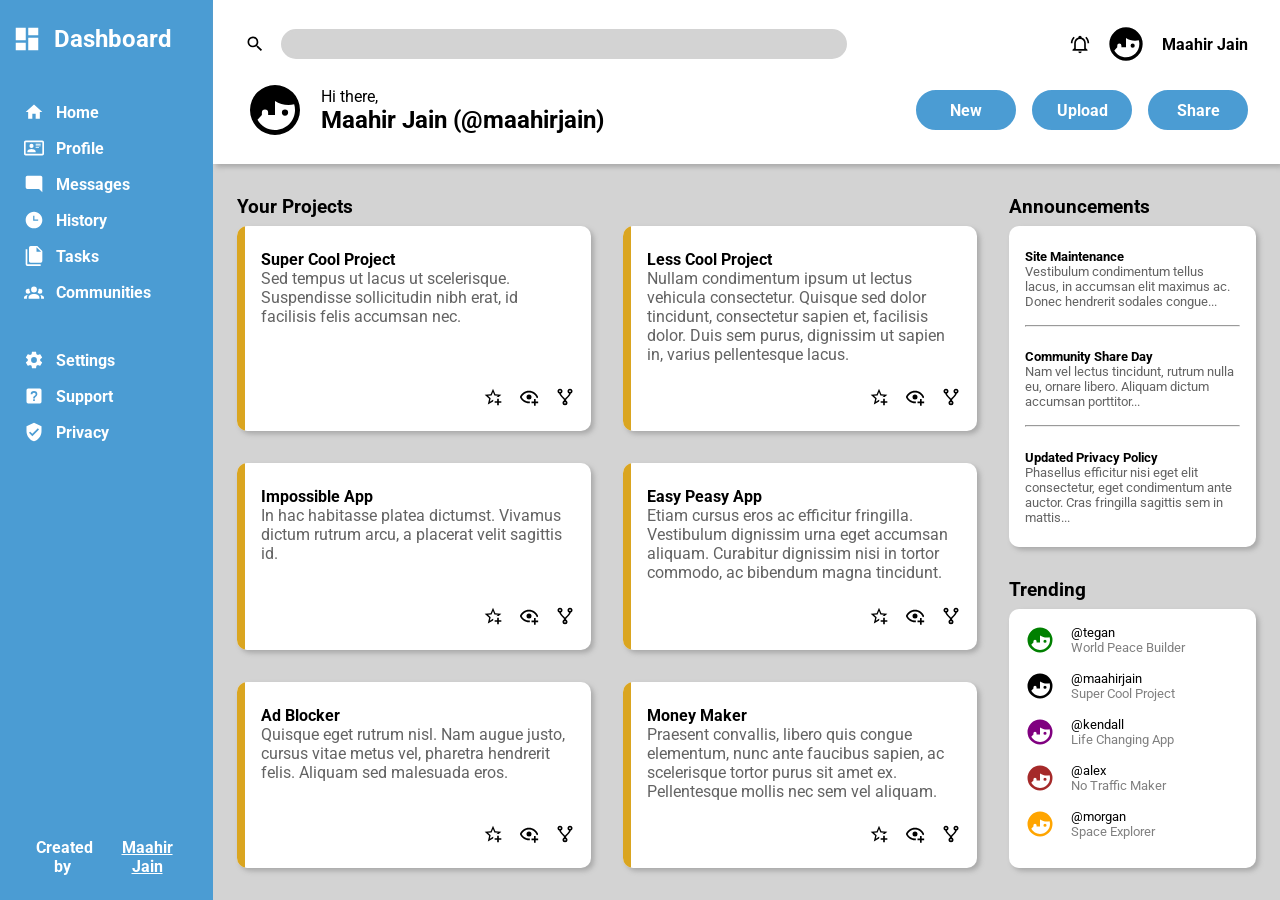
<file: admin-dashboard-template/index.html>
<!DOCTYPE html>
<html lang="en">
<head>
    <meta charset="UTF-8">
    <meta name="viewport" content="width=device-width, initial-scale=1.0">
    <title>Admin Dashboard</title>
    <link rel="stylesheet" href="./styles.css">
    <link href="https://fonts.googleapis.com/css2?family=Roboto:ital,wght@0,100;0,300;0,400;0,500;0,700;0,900;1,100;1,300;1,400;1,500;1,700;1,900&display=swap" rel="stylesheet">

    <!-- Google tag (gtag.js) -->
    <script async src="https://www.googletagmanager.com/gtag/js?id=G-Q6QC3PYC3P"></script>
    <script>
        window.dataLayer = window.dataLayer || [];
        function gtag(){dataLayer.push(arguments);}
        gtag('js', new Date());

        gtag('config', 'G-Q6QC3PYC3P');
    </script>
</head>
<body>
    <div class="sidebar">
        <div>
            <svg xmlns="http://www.w3.org/2000/svg" viewBox="0 0 24 24"><path fill="white" d="M13,3V9H21V3M13,21H21V11H13M3,21H11V15H3M3,13H11V3H3V13Z" /></svg>
            <h2>Dashboard</h2>
        </div>

        <div>
            <svg xmlns="http://www.w3.org/2000/svg" viewBox="0 0 24 24"><path fill="white" d="M10,20V14H14V20H19V12H22L12,3L2,12H5V20H10Z" /></svg>
            <p>Home</p>
        </div>

        <div>
            <svg xmlns="http://www.w3.org/2000/svg" viewBox="0 0 24 24"><path fill="white" d="M22,3H2C0.91,3.04 0.04,3.91 0,5V19C0.04,20.09 0.91,20.96 2,21H22C23.09,20.96 23.96,20.09 24,19V5C23.96,3.91 23.09,3.04 22,3M22,19H2V5H22V19M14,17V15.75C14,14.09 10.66,13.25 9,13.25C7.34,13.25 4,14.09 4,15.75V17H14M9,7A2.5,2.5 0 0,0 6.5,9.5A2.5,2.5 0 0,0 9,12A2.5,2.5 0 0,0 11.5,9.5A2.5,2.5 0 0,0 9,7M14,7V8H20V7H14M14,9V10H20V9H14M14,11V12H18V11H14" /></svg>
            <p>Profile</p>
        </div>

        <div>
            <svg xmlns="http://www.w3.org/2000/svg" viewBox="0 0 24 24"><path fill="white" d="M22,4C22,2.89 21.1,2 20,2H4A2,2 0 0,0 2,4V16A2,2 0 0,0 4,18H18L22,22V4Z" /></svg>
            <p>Messages</p>
        </div>

        <div>
            <svg xmlns="http://www.w3.org/2000/svg" viewBox="0 0 24 24"><path fill="white" d="M12 2C6.5 2 2 6.5 2 12C2 17.5 6.5 22 12 22C17.5 22 22 17.5 22 12S17.5 2 12 2M17 13H11V7H12.5V11.5H17V13Z" /></svg>
            <p>History</p>
        </div>

        <div>
            <svg xmlns="http://www.w3.org/2000/svg" viewBox="0 0 24 24"><path fill="white" d="M15,7H20.5L15,1.5V7M8,0H16L22,6V18A2,2 0 0,1 20,20H8C6.89,20 6,19.1 6,18V2A2,2 0 0,1 8,0M4,4V22H20V24H4A2,2 0 0,1 2,22V4H4Z" /></svg>
            <p>Tasks</p>
        </div>

        <div style="margin-bottom: 2rem;">
            <svg xmlns="http://www.w3.org/2000/svg" viewBox="0 0 24 24"><path fill="white" d="M12,5.5A3.5,3.5 0 0,1 15.5,9A3.5,3.5 0 0,1 12,12.5A3.5,3.5 0 0,1 8.5,9A3.5,3.5 0 0,1 12,5.5M5,8C5.56,8 6.08,8.15 6.53,8.42C6.38,9.85 6.8,11.27 7.66,12.38C7.16,13.34 6.16,14 5,14A3,3 0 0,1 2,11A3,3 0 0,1 5,8M19,8A3,3 0 0,1 22,11A3,3 0 0,1 19,14C17.84,14 16.84,13.34 16.34,12.38C17.2,11.27 17.62,9.85 17.47,8.42C17.92,8.15 18.44,8 19,8M5.5,18.25C5.5,16.18 8.41,14.5 12,14.5C15.59,14.5 18.5,16.18 18.5,18.25V20H5.5V18.25M0,20V18.5C0,17.11 1.89,15.94 4.45,15.6C3.86,16.28 3.5,17.22 3.5,18.25V20H0M24,20H20.5V18.25C20.5,17.22 20.14,16.28 19.55,15.6C22.11,15.94 24,17.11 24,18.5V20Z" /></svg>
            <p>Communities</p>
        </div>

        <div>
            <svg xmlns="http://www.w3.org/2000/svg" viewBox="0 0 24 24"><path fill="white" d="M12,15.5A3.5,3.5 0 0,1 8.5,12A3.5,3.5 0 0,1 12,8.5A3.5,3.5 0 0,1 15.5,12A3.5,3.5 0 0,1 12,15.5M19.43,12.97C19.47,12.65 19.5,12.33 19.5,12C19.5,11.67 19.47,11.34 19.43,11L21.54,9.37C21.73,9.22 21.78,8.95 21.66,8.73L19.66,5.27C19.54,5.05 19.27,4.96 19.05,5.05L16.56,6.05C16.04,5.66 15.5,5.32 14.87,5.07L14.5,2.42C14.46,2.18 14.25,2 14,2H10C9.75,2 9.54,2.18 9.5,2.42L9.13,5.07C8.5,5.32 7.96,5.66 7.44,6.05L4.95,5.05C4.73,4.96 4.46,5.05 4.34,5.27L2.34,8.73C2.21,8.95 2.27,9.22 2.46,9.37L4.57,11C4.53,11.34 4.5,11.67 4.5,12C4.5,12.33 4.53,12.65 4.57,12.97L2.46,14.63C2.27,14.78 2.21,15.05 2.34,15.27L4.34,18.73C4.46,18.95 4.73,19.03 4.95,18.95L7.44,17.94C7.96,18.34 8.5,18.68 9.13,18.93L9.5,21.58C9.54,21.82 9.75,22 10,22H14C14.25,22 14.46,21.82 14.5,21.58L14.87,18.93C15.5,18.67 16.04,18.34 16.56,17.94L19.05,18.95C19.27,19.03 19.54,18.95 19.66,18.73L21.66,15.27C21.78,15.05 21.73,14.78 21.54,14.63L19.43,12.97Z" /></svg>
            <p>Settings</p>
        </div>

        <div>
            <svg xmlns="http://www.w3.org/2000/svg" viewBox="0 0 24 24"><path fill="white" d="M11,18H13V16H11V18M12,6A4,4 0 0,0 8,10H10A2,2 0 0,1 12,8A2,2 0 0,1 14,10C14,12 11,11.75 11,15H13C13,12.75 16,12.5 16,10A4,4 0 0,0 12,6M5,3H19A2,2 0 0,1 21,5V19A2,2 0 0,1 19,21H5A2,2 0 0,1 3,19V5A2,2 0 0,1 5,3Z" /></svg>
            <p>Support</p>
        </div>

        <div>
            <svg xmlns="http://www.w3.org/2000/svg" viewBox="0 0 24 24"><path fill="white" d="M10,17L6,13L7.41,11.59L10,14.17L16.59,7.58L18,9M12,1L3,5V11C3,16.55 6.84,21.74 12,23C17.16,21.74 21,16.55 21,11V5L12,1Z" /></svg>
            <p>Privacy</p>
        </div>

        <p class="footer">
            Created by&nbsp;<a href="https://maahirjain.github.io/" target="_blank" rel="noopener referrer">Maahir Jain</a>
        </p>
    </div>

    <div class="header">
        <div>
            <img src="./icons/magnify.svg" alt="Search icon">
            <input type="search" name="search" id="search">
        </div>

        <div class="right-align notify-menu">
            <img src="./icons/bell-ring-outline.svg" alt="Notification icon">
            <img src="./icons/face-man-profile.svg" alt="Profile image icon" style="width: 40px;">
            <strong>Maahir Jain</strong>
        </div>

        <div>
            <img src="./icons/face-man-profile.svg" alt="Profile image icon" style="width: 60px;">
            <div>
                <p>Hi there,</p>
                <h2>Maahir Jain (@maahirjain)</h2>
            </div>
        </div>

        <div class="right-align">
            <button>New</button>
            <button>Upload</button>
            <button>Share</button>
        </div>
    </div>

    <div class="content">
        <div class="projects">
            <h3>Your Projects</h3>
            <div>
                <div>
                    <div class="border">
                        <div>
                            <h4>Super Cool Project</h4>
                            <p>Sed tempus ut lacus ut scelerisque.
                                Suspendisse sollicitudin nibh erat, id facilisis felis accumsan nec.</p>
                        </div>
                        <div>
                            <img src="./icons/star-plus-outline.svg" alt="Star plus icon">
                            <img src="./icons/eye-plus-outline.svg" alt="Eye plus icon">
                            <img src="./icons/source-fork.svg" alt="Source fork icon">
                        </div>
                    </div>
                </div>

                <div>
                    <div class="border">
                        <div>
                            <h4>Less Cool Project</h4>
                            <p>Nullam condimentum ipsum ut lectus vehicula consectetur. Quisque sed dolor tincidunt, consectetur sapien et, facilisis dolor. Duis sem purus, dignissim ut sapien in, varius pellentesque lacus.</p>
                        </div>
                        <div>
                            <img src="./icons/star-plus-outline.svg" alt="Star plus icon">
                            <img src="./icons/eye-plus-outline.svg" alt="Eye plus icon">
                            <img src="./icons/source-fork.svg" alt="Source fork icon">
                        </div>
                    </div>
                </div>

                <div>
                    <div class="border">
                        <div>
                            <h4>Impossible App</h4>
                            <p>In hac habitasse platea dictumst. Vivamus dictum rutrum arcu, a placerat velit sagittis id.</p>
                        </div>
                        <div>
                            <img src="./icons/star-plus-outline.svg" alt="Star plus icon">
                            <img src="./icons/eye-plus-outline.svg" alt="Eye plus icon">
                            <img src="./icons/source-fork.svg" alt="Source fork icon">
                        </div>
                    </div>
                </div>

                <div>
                    <div class="border">
                        <div>
                            <h4>Easy Peasy App</h4>
                            <p>Etiam cursus eros ac efficitur fringilla.
                                Vestibulum dignissim urna eget accumsan aliquam. Curabitur dignissim nisi in tortor commodo, ac bibendum magna tincidunt.</p>
                        </div>
                        <div>
                            <img src="./icons/star-plus-outline.svg" alt="Star plus icon">
                            <img src="./icons/eye-plus-outline.svg" alt="Eye plus icon">
                            <img src="./icons/source-fork.svg" alt="Source fork icon">
                        </div>
                    </div>
                </div>

                <div>
                    <div class="border">
                        <div>
                            <h4>Ad Blocker</h4>
                            <p>Quisque eget rutrum nisl. Nam augue justo, cursus vitae metus vel, pharetra hendrerit felis. Aliquam sed malesuada eros.</p>
                        </div>
                        <div>
                            <img src="./icons/star-plus-outline.svg" alt="Star plus icon">
                            <img src="./icons/eye-plus-outline.svg" alt="Eye plus icon">
                            <img src="./icons/source-fork.svg" alt="Source fork icon">
                        </div>
                    </div>
                </div>

                <div>
                    <div class="border">
                        <div>
                            <h4>Money Maker</h4>
                            <p>Praesent convallis, libero quis congue elementum, nunc ante faucibus sapien, ac scelerisque tortor purus sit amet ex. Pellentesque mollis nec sem vel aliquam.</p>
                        </div>
                        <div>
                            <img src="./icons/star-plus-outline.svg" alt="Star plus icon">
                            <img src="./icons/eye-plus-outline.svg" alt="Eye plus icon">
                            <img src="./icons/source-fork.svg" alt="Source fork icon">
                        </div>
                    </div>
                </div>
            </div>
        </div>

        <div class="announcements">
            <h3>Announcements</h3>
            <div>
                <div>
                    <strong>Site Maintenance</strong>
                    <p>Vestibulum condimentum tellus lacus, in accumsan elit maximus ac. Donec hendrerit sodales congue...</p>
                    <hr>
                </div>
                
                <div>
                    <strong>Community Share Day</strong>
                    <p>Nam vel lectus tincidunt, rutrum nulla eu, ornare libero. Aliquam dictum accumsan porttitor...</p>
                    <hr>
                </div>

                <div>
                    <strong>Updated Privacy Policy</strong>
                    <p>Phasellus efficitur nisi eget elit consectetur, eget condimentum ante auctor. Cras fringilla sagittis sem in mattis...</p>
                </div>
            </div>
        </div>

        <div class="trending">
            <h3>Trending</h3>
            <div>
                <div>
                    <svg xmlns="http://www.w3.org/2000/svg" viewBox="0 0 24 24"><path fill="green" d="M12,2A10,10 0 0,0 2,12A10,10 0 0,0 12,22A10,10 0 0,0 22,12A10,10 0 0,0 12,2M12,8.39C13.57,9.4 15.42,10 17.42,10C18.2,10 18.95,9.91 19.67,9.74C19.88,10.45 20,11.21 20,12C20,16.41 16.41,20 12,20C9,20 6.39,18.34 5,15.89L6.75,14V13A1.25,1.25 0 0,1 8,11.75A1.25,1.25 0 0,1 9.25,13V14H12M16,11.75A1.25,1.25 0 0,0 14.75,13A1.25,1.25 0 0,0 16,14.25A1.25,1.25 0 0,0 17.25,13A1.25,1.25 0 0,0 16,11.75Z" /></svg>
                    <div>
                        <p>@tegan</p>
                        <p>World Peace Builder</p>
                    </div>
                    <img src="./icons/eye-outline.svg" alt="View icon">
                    <svg xmlns="http://www.w3.org/2000/svg" viewBox="0 0 24 24"><path fill="red" d="M12,21.35L10.55,20.03C5.4,15.36 2,12.27 2,8.5C2,5.41 4.42,3 7.5,3C9.24,3 10.91,3.81 12,5.08C13.09,3.81 14.76,3 16.5,3C19.58,3 22,5.41 22,8.5C22,12.27 18.6,15.36 13.45,20.03L12,21.35Z" /></svg>
                </div>

                <div>
                    <svg xmlns="http://www.w3.org/2000/svg" viewBox="0 0 24 24"><path d="M12,2A10,10 0 0,0 2,12A10,10 0 0,0 12,22A10,10 0 0,0 22,12A10,10 0 0,0 12,2M12,8.39C13.57,9.4 15.42,10 17.42,10C18.2,10 18.95,9.91 19.67,9.74C19.88,10.45 20,11.21 20,12C20,16.41 16.41,20 12,20C9,20 6.39,18.34 5,15.89L6.75,14V13A1.25,1.25 0 0,1 8,11.75A1.25,1.25 0 0,1 9.25,13V14H12M16,11.75A1.25,1.25 0 0,0 14.75,13A1.25,1.25 0 0,0 16,14.25A1.25,1.25 0 0,0 17.25,13A1.25,1.25 0 0,0 16,11.75Z" /></svg>
                    <div>
                        <p>@maahirjain</p>
                        <p>Super Cool Project</p>
                    </div>
                    <img src="./icons/eye-outline.svg" alt="View icon">
                    <svg xmlns="http://www.w3.org/2000/svg" viewBox="0 0 24 24"><path fill="red" d="M12,21.35L10.55,20.03C5.4,15.36 2,12.27 2,8.5C2,5.41 4.42,3 7.5,3C9.24,3 10.91,3.81 12,5.08C13.09,3.81 14.76,3 16.5,3C19.58,3 22,5.41 22,8.5C22,12.27 18.6,15.36 13.45,20.03L12,21.35Z" /></svg>
                </div>

                <div>
                    <svg xmlns="http://www.w3.org/2000/svg" viewBox="0 0 24 24"><path fill="purple" d="M12,2A10,10 0 0,0 2,12A10,10 0 0,0 12,22A10,10 0 0,0 22,12A10,10 0 0,0 12,2M12,8.39C13.57,9.4 15.42,10 17.42,10C18.2,10 18.95,9.91 19.67,9.74C19.88,10.45 20,11.21 20,12C20,16.41 16.41,20 12,20C9,20 6.39,18.34 5,15.89L6.75,14V13A1.25,1.25 0 0,1 8,11.75A1.25,1.25 0 0,1 9.25,13V14H12M16,11.75A1.25,1.25 0 0,0 14.75,13A1.25,1.25 0 0,0 16,14.25A1.25,1.25 0 0,0 17.25,13A1.25,1.25 0 0,0 16,11.75Z" /></svg>
                    <div>
                        <p>@kendall</p>
                        <p>Life Changing App</p>
                    </div>
                    <img src="./icons/eye-outline.svg" alt="View icon">
                    <svg xmlns="http://www.w3.org/2000/svg" viewBox="0 0 24 24"><path fill="red" d="M12,21.35L10.55,20.03C5.4,15.36 2,12.27 2,8.5C2,5.41 4.42,3 7.5,3C9.24,3 10.91,3.81 12,5.08C13.09,3.81 14.76,3 16.5,3C19.58,3 22,5.41 22,8.5C22,12.27 18.6,15.36 13.45,20.03L12,21.35Z" /></svg>
                </div>

                <div>
                    <svg xmlns="http://www.w3.org/2000/svg" viewBox="0 0 24 24"><path fill="brown" d="M12,2A10,10 0 0,0 2,12A10,10 0 0,0 12,22A10,10 0 0,0 22,12A10,10 0 0,0 12,2M12,8.39C13.57,9.4 15.42,10 17.42,10C18.2,10 18.95,9.91 19.67,9.74C19.88,10.45 20,11.21 20,12C20,16.41 16.41,20 12,20C9,20 6.39,18.34 5,15.89L6.75,14V13A1.25,1.25 0 0,1 8,11.75A1.25,1.25 0 0,1 9.25,13V14H12M16,11.75A1.25,1.25 0 0,0 14.75,13A1.25,1.25 0 0,0 16,14.25A1.25,1.25 0 0,0 17.25,13A1.25,1.25 0 0,0 16,11.75Z" /></svg>
                    <div>
                        <p>@alex</p>
                        <p>No Traffic Maker</p>
                    </div>
                    <img src="./icons/eye-outline.svg" alt="View icon">
                    <svg xmlns="http://www.w3.org/2000/svg" viewBox="0 0 24 24"><path fill="red" d="M12,21.35L10.55,20.03C5.4,15.36 2,12.27 2,8.5C2,5.41 4.42,3 7.5,3C9.24,3 10.91,3.81 12,5.08C13.09,3.81 14.76,3 16.5,3C19.58,3 22,5.41 22,8.5C22,12.27 18.6,15.36 13.45,20.03L12,21.35Z" /></svg>
                </div>

                <div>
                    <svg xmlns="http://www.w3.org/2000/svg" viewBox="0 0 24 24"><path fill="orange" d="M12,2A10,10 0 0,0 2,12A10,10 0 0,0 12,22A10,10 0 0,0 22,12A10,10 0 0,0 12,2M12,8.39C13.57,9.4 15.42,10 17.42,10C18.2,10 18.95,9.91 19.67,9.74C19.88,10.45 20,11.21 20,12C20,16.41 16.41,20 12,20C9,20 6.39,18.34 5,15.89L6.75,14V13A1.25,1.25 0 0,1 8,11.75A1.25,1.25 0 0,1 9.25,13V14H12M16,11.75A1.25,1.25 0 0,0 14.75,13A1.25,1.25 0 0,0 16,14.25A1.25,1.25 0 0,0 17.25,13A1.25,1.25 0 0,0 16,11.75Z" /></svg>
                    <div>
                        <p>@morgan</p>
                        <p>Space Explorer</p>
                    </div>
                    <img src="./icons/eye-outline.svg" alt="View icon">
                    <svg xmlns="http://www.w3.org/2000/svg" viewBox="0 0 24 24"><path fill="red" d="M12,21.35L10.55,20.03C5.4,15.36 2,12.27 2,8.5C2,5.41 4.42,3 7.5,3C9.24,3 10.91,3.81 12,5.08C13.09,3.81 14.76,3 16.5,3C19.58,3 22,5.41 22,8.5C22,12.27 18.6,15.36 13.45,20.03L12,21.35Z" /></svg>
                </div>
            </div>
        </div>
    </div>
</body>
</html>
</file>
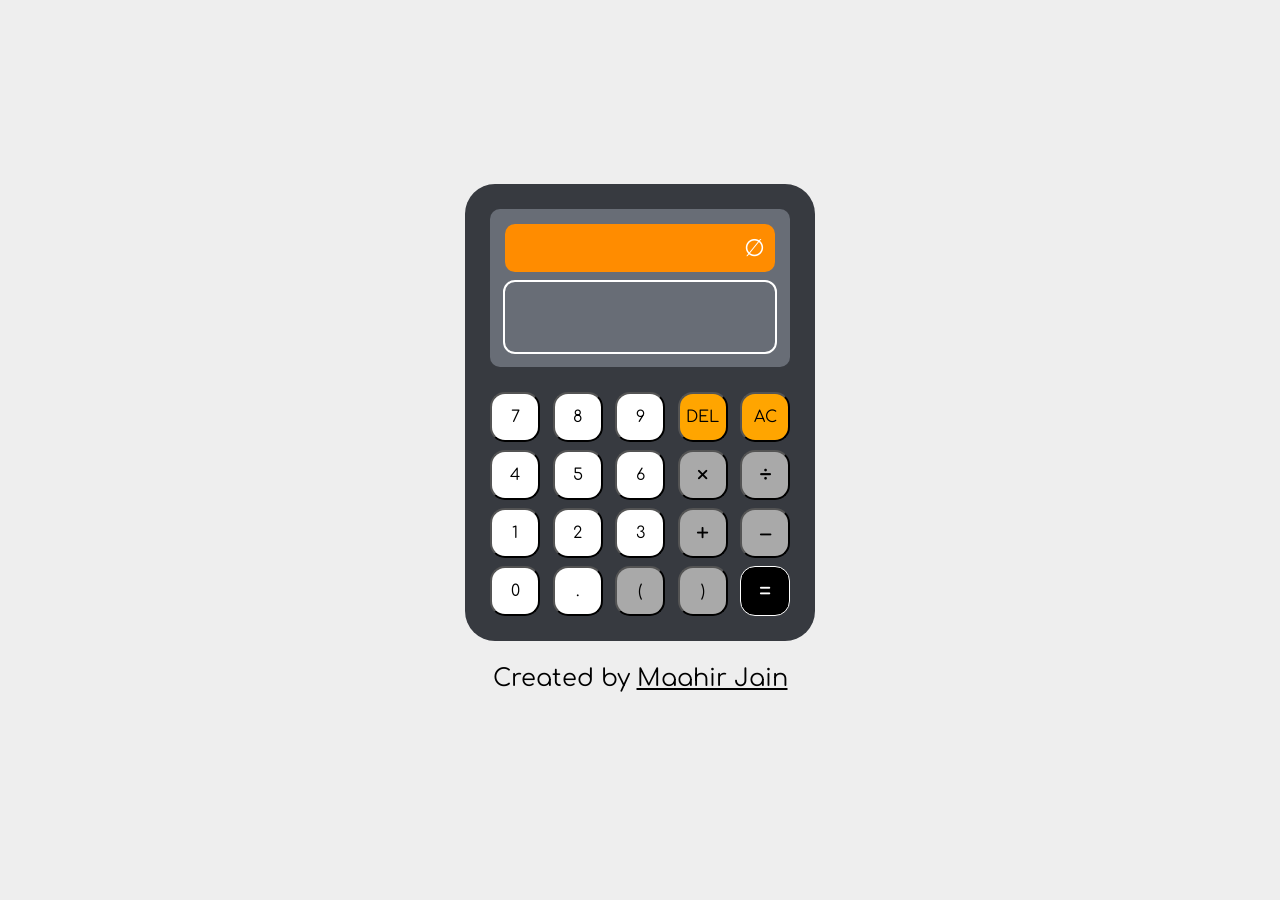
<file: calculator/index.html>
<!DOCTYPE html>
<html lang="en">
    <head>
        <meta charset="UTF-8">
        <meta name="viewport" content="width=device-width, initial-scale=1.0">
        <title>Simple Calculator</title>
        <link rel="stylesheet" href="./styles.css">
        <script src="script.js" defer></script>
        <link href="https://fonts.googleapis.com/css2?family=Comfortaa:wght@300..700&display=swap" rel="stylesheet">

        <!-- Google tag (gtag.js) -->
        <script async src="https://www.googletagmanager.com/gtag/js?id=G-ZJGT60BQVW"></script>
        <script>
            window.dataLayer = window.dataLayer || [];
            function gtag(){dataLayer.push(arguments);}
            gtag('js', new Date());

            gtag('config', 'G-ZJGT60BQVW');
        </script>
    </head>

    <body>
        <div class="calculator">
            <div class="display">
                <div class="input">∅</div>
                <div class="result"></div>
            </div>
            <div class="buttons">
                <div class="button-rows">
                    <button>7</button>
                    <button>8</button>
                    <button>9</button>
                    <button id = "DEL" class="orange-bg">DEL</button>
                    <button id = "AC" class="orange-bg">AC</button>
                </div>
                <div class="button-rows">
                    <button>4</button>
                    <button>5</button>
                    <button>6</button>
                    <button style="font-size: 24px;" class="operators"> × </button>
                    <button style="font-size: 28px;" class="operators"> ÷ </button>
                </div>
                <div class="button-rows">
                    <button>1</button>
                    <button>2</button>
                    <button>3</button>
                    <button style="font-size: 24px;" class="operators"> + </button>
                    <button style="font-size: 24px;" class="operators"> – </button>
                </div>
                <div class="button-rows">
                    <button>0</button>
                    <button>.</button>
                    <button class="operators">(</button>
                    <button class="operators">)</button>
                    <button class="equals">=</button>
                </div>
            </div>
        </div>
        <p>Created by <a href="https://maahirjain.github.io/" target="_blank" rel="noopener referrer">Maahir Jain</a></p>
    </body>
</html>
</file>
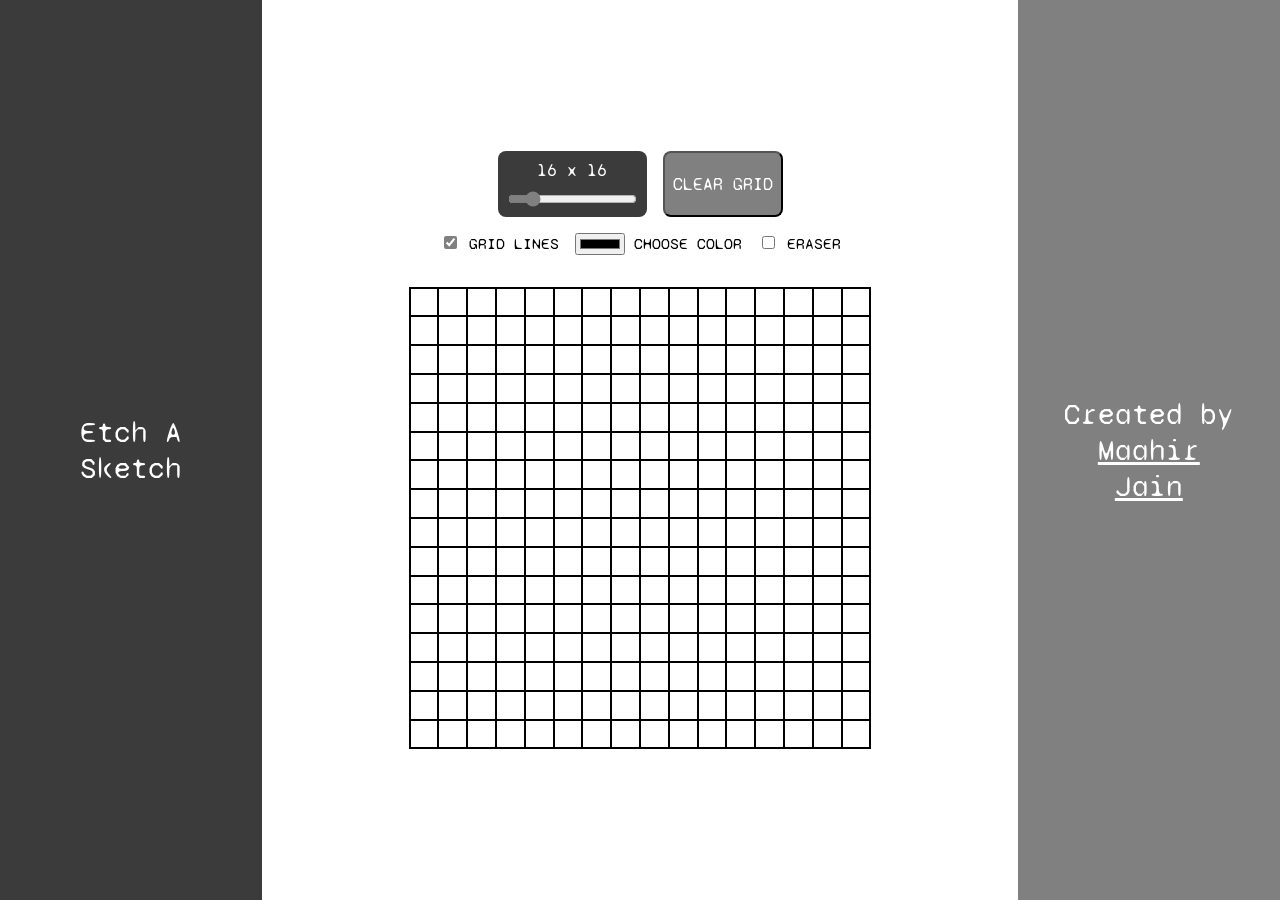
<file: etch-a-sketch/index.html>
<!DOCTYPE html>
<html lang="en">
    <head>
        <meta charset="UTF-8">
        <meta name="viewport" content="width=device-width, initial-scale=1.0">
        <title>Etch-a-Sketch</title>
        <link rel="stylesheet" href="./styles.css">
        <script src="./script.js" defer></script>
        <link href="https://fonts.googleapis.com/css2?family=Syne+Mono&display=swap" rel="stylesheet">

        <!-- Google tag (gtag.js) -->
        <script async src="https://www.googletagmanager.com/gtag/js?id=G-DH056R0BYB"></script>
        <script>
            window.dataLayer = window.dataLayer || [];
            function gtag(){dataLayer.push(arguments);}
            gtag('js', new Date());

            gtag('config', 'G-DH056R0BYB');
        </script>
    </head>

    <body>
        <div class="header">Etch A Sketch</div>
        <div class="sketch-area">
            <div class="options">
                <div class="horizontal-options">
                    <div class="grid-size">
                        <p class="dimensions">16 x 16</p>
                        <input type="range" min="1" max="100" value="16">
                    </div>
                    <button>CLEAR GRID</button>
                </div>
                <div class="horizontal-options">
                    <div>
                        <input type="checkbox" id="grid-lines" name="grid-lines" checked>
                        <label for="grid-lines">GRID LINES</label>
                    </div>
                    <div>
                        <input type="color" id="color-picker" name="color-picker">
                        <label for="color-picker">CHOOSE COLOR</label>
                    </div>
                    <div>
                        <input type="checkbox" id="eraser" name="eraser">
                        <label for="eraser">ERASER</label>
                    </div>
                </div>
            </div>
            <div class="grid"></div>
        </div>
        <div class="footer">Created by <a href="https://maahirjain.github.io/" target="_blank" rel="noopener referrer">Maahir Jain</a></div>
    </body>
</html>
</file>
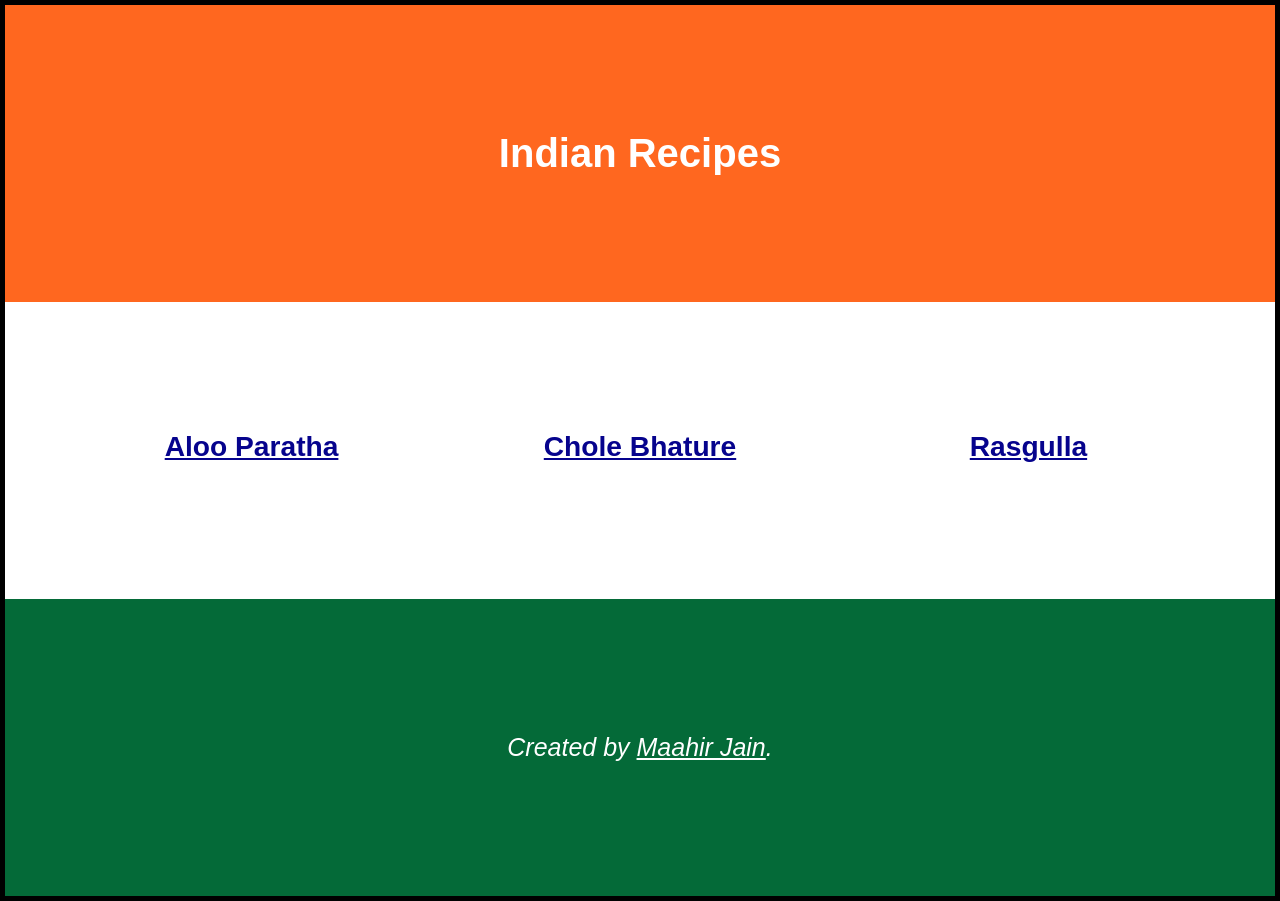
<file: indian-recipes/index.html>
<!DOCTYPE html>
<html lang="en">
    <head>
        <meta charset="UTF-8">
        <meta name="viewport" content="width=device-width, initial-scale=1.0">
        <title>Indian Recipes</title>
        <link rel="stylesheet" href="./styles.css">

        <!-- Google tag (gtag.js) -->
        <script async src="https://www.googletagmanager.com/gtag/js?id=G-F1STYETR30"></script>
        <script>
            window.dataLayer = window.dataLayer || [];
            function gtag(){dataLayer.push(arguments);}
            gtag('js', new Date());

            gtag('config', 'G-F1STYETR30');
        </script>
    </head>
    
    <body class="index-page">  
        <div class="saffron-box">
            <h1>Indian Recipes</h1>
        </div>

        <div class="white-box">
            <a href="./recipes/aloo_paratha.html" target="_blank" rel="noopener noreferrer">Aloo Paratha</a></span>
            <a href="./recipes/chole_bhature.html" target="_blank" rel="noopener noreferrer">Chole Bhature</a></span>
            <a href="./recipes/rasgulla.html" target="_blank" rel="noopener noreferrer">Rasgulla</a></span>
        </div>

        <div class="green-box">
            <em>Created by <button onclick="window.open('https://maahirjain.github.io', '_blank')">Maahir Jain</button>.</em>
        </div>
    </body>
</html>
</file>
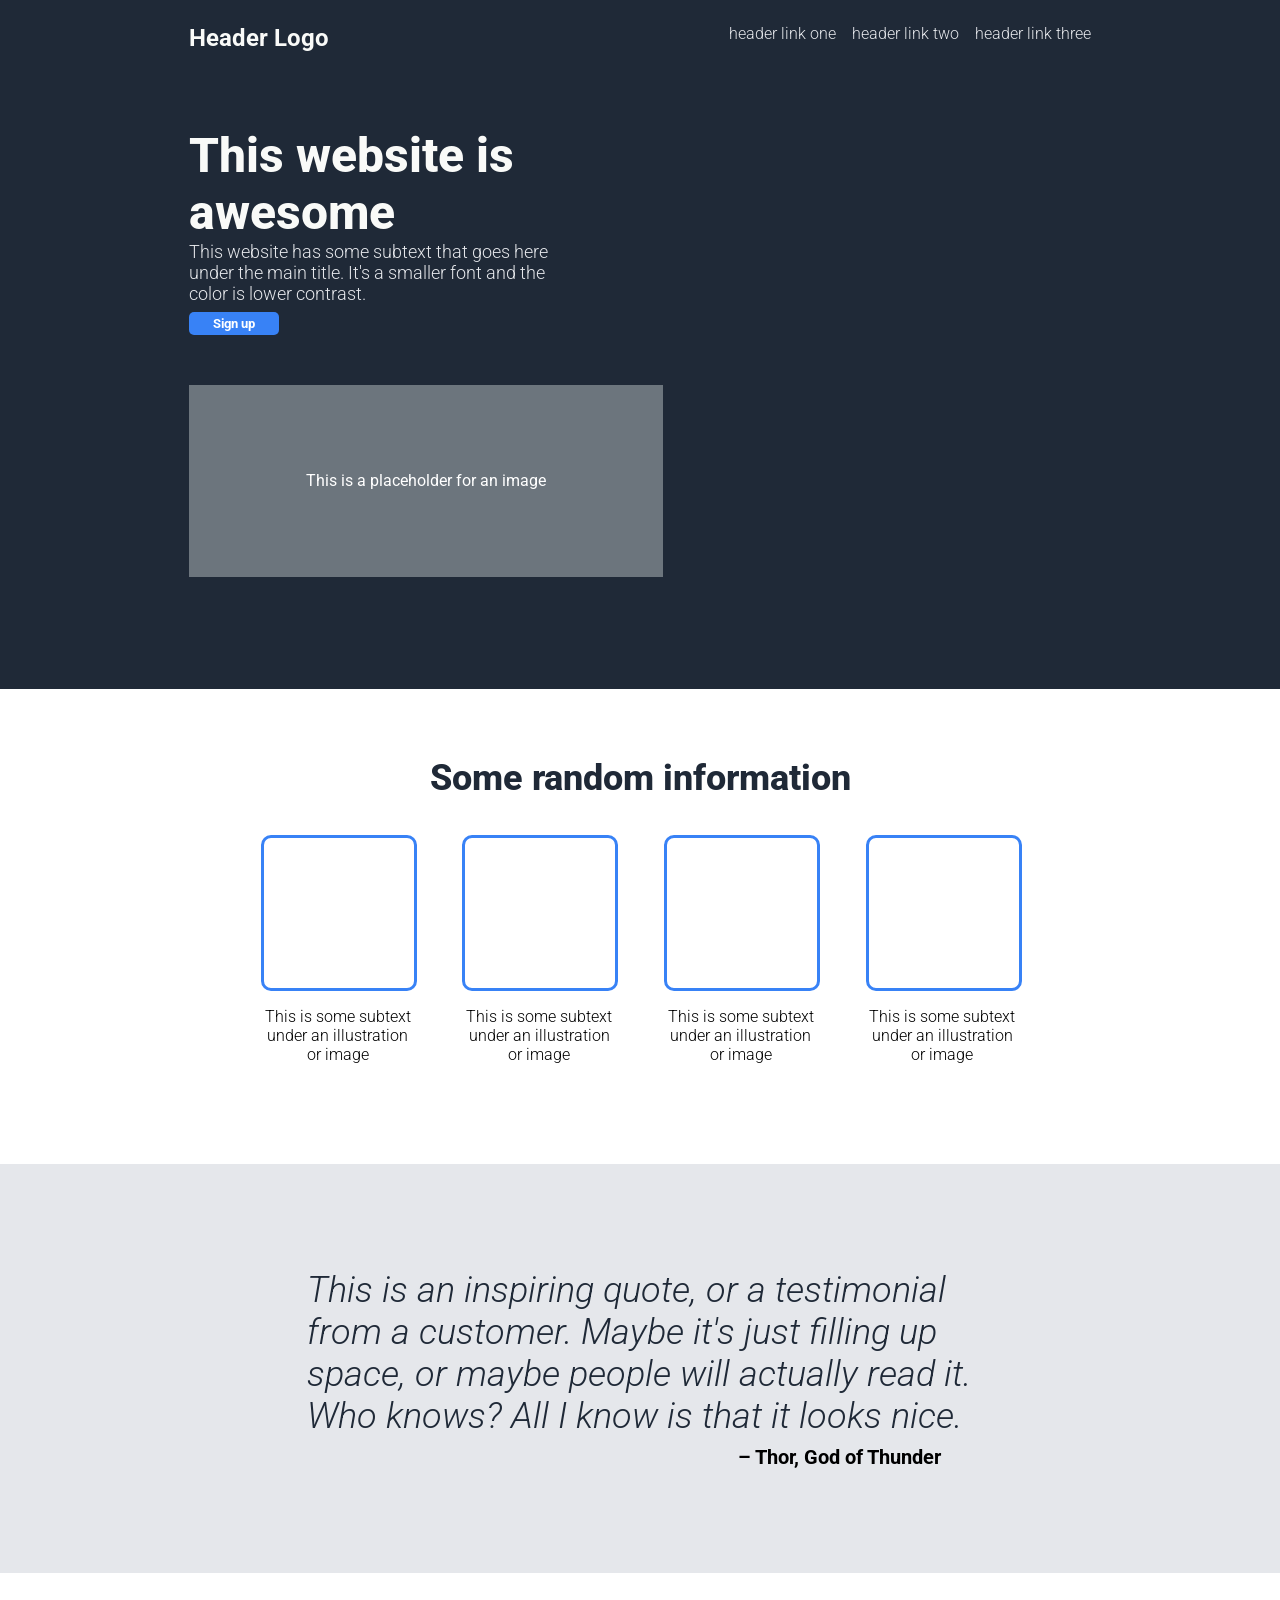
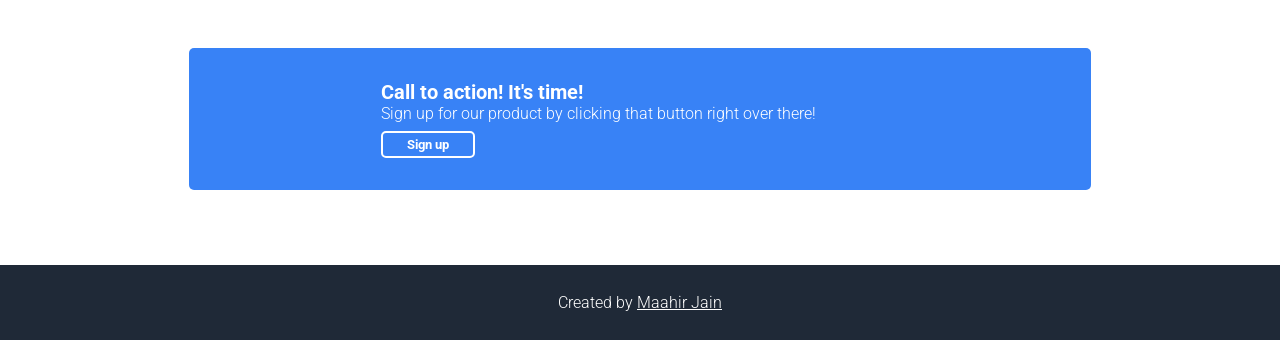
<file: landing-page-template/index.html>
<!DOCTYPE html>
<html lang="en">
    <head>
        <meta charset="UTF-8">
        <meta name="viewport" content="width=device-width, initial-scale=1.0">
        <title>Dummy Landing Page</title>
        <link rel="stylesheet" href="./styles.css">

        <!-- Google tag (gtag.js) -->
        <script async src="https://www.googletagmanager.com/gtag/js?id=G-4E0R05QSH6"></script>
        <script>
            window.dataLayer = window.dataLayer || [];
            function gtag(){dataLayer.push(arguments);}
            gtag('js', new Date());

            gtag('config', 'G-4E0R05QSH6');
        </script>
    </head>

    <body>
        <div class="hero">
            <div class="header">
                <div class="header-logo">Header Logo</div>

                <ul>
                    <li><a href="#">header link one</a></li>
                    <li><a href="#">header link two</a></li>
                    <li><a href="#">header link three</a></li>
                </ul>
            </div>
            
            <div class="below-header">
                <div class="hero-text">
                    <p class="hero-main-text">This website is awesome</p>
                    <p class="hero-secondary-text">This website has some subtext that goes here under the main title. It's a smaller font and the color is lower contrast.</p>
                    <button>Sign up</button>
                </div>

                <div class="hero-image">This is a placeholder for an image</div>
            </div>
        </div>

        <div class="info-section">
            <p class="info-section-header">Some random information</p>

            <div class="info-section-images">
                <div class="info-section-image-pair">
                    <div class="info-section-image">
                        <div class="blue-frame"></div>
                        <p class="image-subtext">This is some subtext under an illustration or image</p>
                    </div>
        
                    <div class="info-section-image">
                        <div class="blue-frame"></div>
                        <p class="image-subtext">This is some subtext under an illustration or image</p>
                    </div>
                </div>

                <div class="info-section-image-pair">
                    <div class="info-section-image">
                        <div class="blue-frame"></div>
                        <p class="image-subtext">This is some subtext under an illustration or image</p>
                    </div>
        
                    <div class="info-section-image">
                        <div class="blue-frame"></div>
                        <p class="image-subtext">This is some subtext under an illustration or image</p>
                    </div>
                </div>
            </div>
        </div>

        <div class="quote-section">
            <p class="quote-text">This is an inspiring quote, or a testimonial from a customer. Maybe it's just filling up space, or maybe people will actually read it. Who knows? All I know is that it looks nice.</p>

            <p class="quote-author">– Thor, God of Thunder</p>
        </div>

        <div class="call-to-action-section">
            <div class="call-to-action-box">
                <div class="call-to-action-text">
                    <p class="call-to-action-header">Call to action! It's time!</p>
                    <p class="call-to-action-sign-up">Sign up for our product by clicking that button right over there!</p>
                </div>
                
                <button class="call-to-action-button">Sign up</button>
            </div>
        </div>

        <div class="footer">
            <p>Created by <a href="https://maahirjain.github.io/" target="_blank" rel="noopener noreferrer">Maahir Jain</a><p>
        </div>
    </body>
</html>
</file>
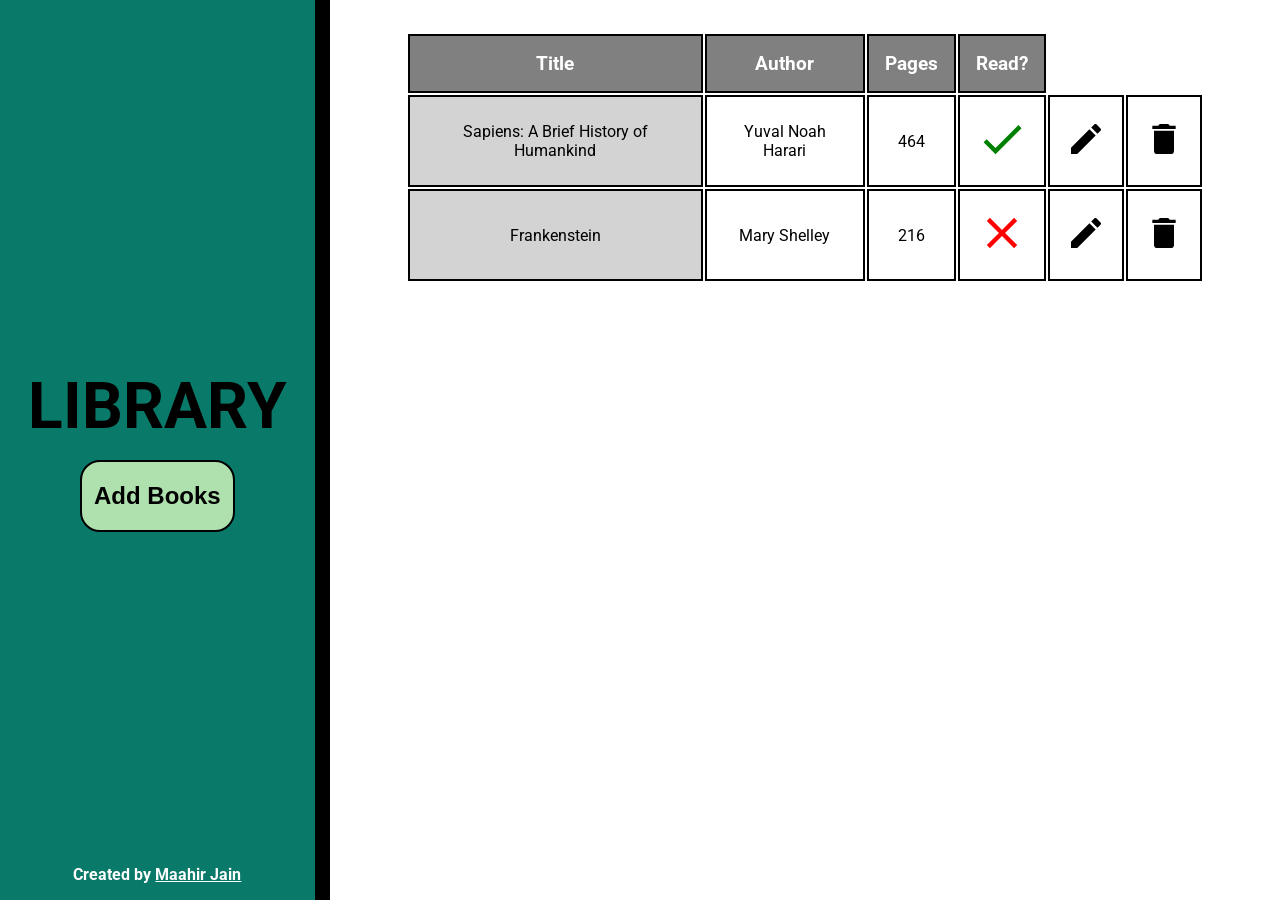
<file: library/index.html>
<!DOCTYPE html>
<html lang="en">
<head>
    <meta charset="UTF-8">
    <meta name="viewport" content="width=device-width, initial-scale=1.0">
    <title>Library</title>
    <link rel="stylesheet" href="./styles.css">
    <link href="https://fonts.googleapis.com/css2?family=Roboto:ital,wght@0,100;0,300;0,400;0,500;0,700;0,900;1,100;1,300;1,400;1,500;1,700;1,900&display=swap" rel="stylesheet">
    <script src="./script.js" defer></script>

    <!-- Google tag (gtag.js) -->
    <script async src="https://www.googletagmanager.com/gtag/js?id=G-JZELE3P55R"></script>
    <script>
        window.dataLayer = window.dataLayer || [];
        function gtag(){dataLayer.push(arguments);}
        gtag('js', new Date());

        gtag('config', 'G-JZELE3P55R');
    </script>
</head>
<body>
    <div>
        <h1>LIBRARY</h1>
        <div>
            <button class="addBtn">Add Books</button>

            <dialog>
                <form action="#" method="post">
                    <div>
                        <label for="title">Title</label>
                        <input type="text" name="title" id="title">
                    </div>

                    <div>
                        <label for="author">Author</label>
                        <input type="text" name="author" id="author">
                    </div>

                    <div>
                        <label for="pages">Pages</label>
                        <input type="number" name="pages" id="pages">
                    </div>

                    <div>
                        <label for="read">Read?</label>
                        <input type="checkbox" name="read" id="read">
                    </div>

                    <div>
                        <button class="addFormBtn" type="submit">Add</button>
                        <button class="cancelFormBtn" type="submit">Cancel</button>
                    </div>
                </form>
            </dialog>
        </div>
        <h3>Created by <a href="https://maahirjain.github.io/" target="_blank" rel="noopener noreferrer">Maahir Jain</a></h3>
    </div>

    <div>
        <table>
            <tr>
                <th>Title</th>
                <th>Author</th>
                <th>Pages</th>
                <th>Read?</th>
                <th class="ignore"></th>
                <th class="ignore"></th>
            </tr>

            <tr id="sample-one">
                <td>Sapiens: A Brief History of Humankind</td>
                <td>Yuval Noah Harari</td>
                <td>464</td>
                <td><svg xmlns="http://www.w3.org/2000/svg" viewBox="0 0 24 24"><path fill="green" d="M21,7L9,19L3.5,13.5L4.91,12.09L9,16.17L19.59,5.59L21,7Z" /></svg></td>
                <td><img src="./icons/pencil.svg" alt="Edit icon" data-index="0"></td>
                <td><img src="./icons/delete.svg" alt="Delete icon" data-index="0"></td>
            </tr>

            <tr id="sample-two">
                <td>Frankenstein</td>
                <td>Mary Shelley</td>
                <td>216</td>
                <td><svg xmlns="http://www.w3.org/2000/svg" viewBox="0 0 24 24"><path fill="red" d="M19,6.41L17.59,5L12,10.59L6.41,5L5,6.41L10.59,12L5,17.59L6.41,19L12,13.41L17.59,19L19,17.59L13.41,12L19,6.41Z" /></svg></td>
                <td><img src="./icons/pencil.svg" alt="Edit icon" data-index="1"></td>
                <td><img src="./icons/delete.svg" alt="Delete icon" data-index="1"></td>
            </tr>
            </tr>
        </table>
    </div>
</body>
</html>
</file>
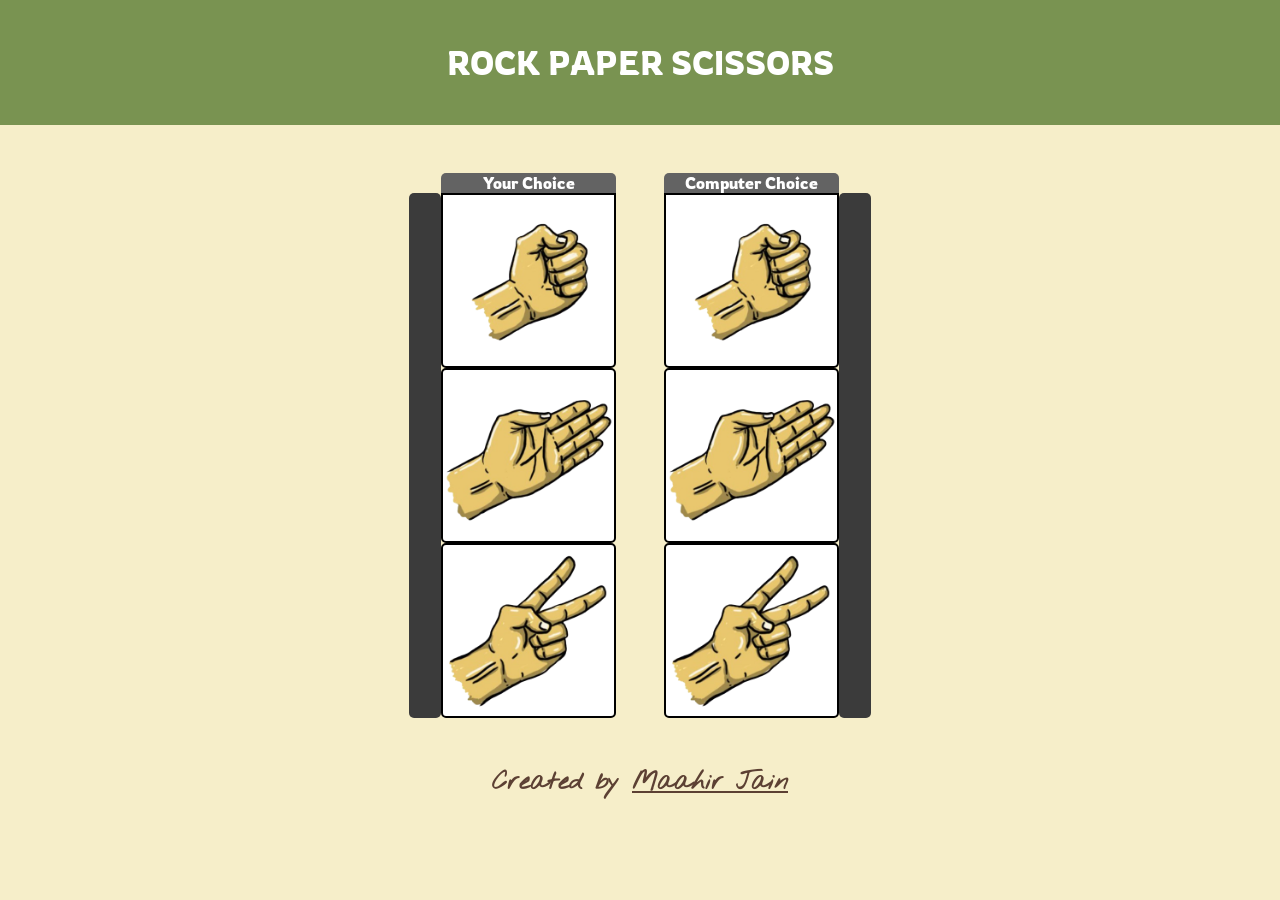
<file: rock-paper-scissors/index.html>
<!DOCTYPE html>
<html lang="en">
<head>
    <meta charset="UTF-8">
    <meta name="viewport" content="width=device-width, initial-scale=1.0">
    <title>Rock Paper Scissors</title>
    <link rel="stylesheet" href="./styles.css">
    <link href="https://fonts.googleapis.com/css2?family=Nothing+You+Could+Do&display=swap" rel="stylesheet">
    <link href="https://fonts.googleapis.com/css2?family=Rowdies:wght@300;400;700&display=swap" rel="stylesheet">
    <script src="./script.js" defer></script>

    <!-- Google tag (gtag.js) -->
    <script async src="https://www.googletagmanager.com/gtag/js?id=G-0WZEZPS54M"></script>
    <script>
        window.dataLayer = window.dataLayer || [];
        function gtag(){dataLayer.push(arguments);}
        gtag('js', new Date());

        gtag('config', 'G-0WZEZPS54M');
    </script>
</head>
<body>
    <div class="header"><a href="https://wrpsa.com/the-official-rules-of-rock-paper-scissors/" target="_blank" rel="noopener noreferrer">ROCK PAPER SCISSORS</a></div>

    <div class="game-area">
        <div class="human-box">
            <p>Your Choice</p>
            <div class="human-score-box">
                <div class="human-score">
                    <div class="human-score-tiles"></div>
                </div>
                <div class="human-choices">
                    <button class="rock"></button>
                    <button class="paper"></button>
                    <button class="scissors"></button>
                </div>
            </div>
        </div>

        <div class="computer-box">
            <p>Computer Choice</p>
            <div class="computer-score-box">
                <div class="computer-choices">
                    <button class="rock"></button>
                    <button class="paper"></button>
                    <button class="scissors"></button>
                </div>
                <div class="computer-score">
                    <div class="computer-score-tiles"></div>
                </div>
            </div>
        </div>
    </div>

    <div class="footer">Created by <a href="https://maahirjain.github.io/" target="_blank" rel="noopener noreferrer">Maahir Jain</a></div>
</body>
</html>
</file>
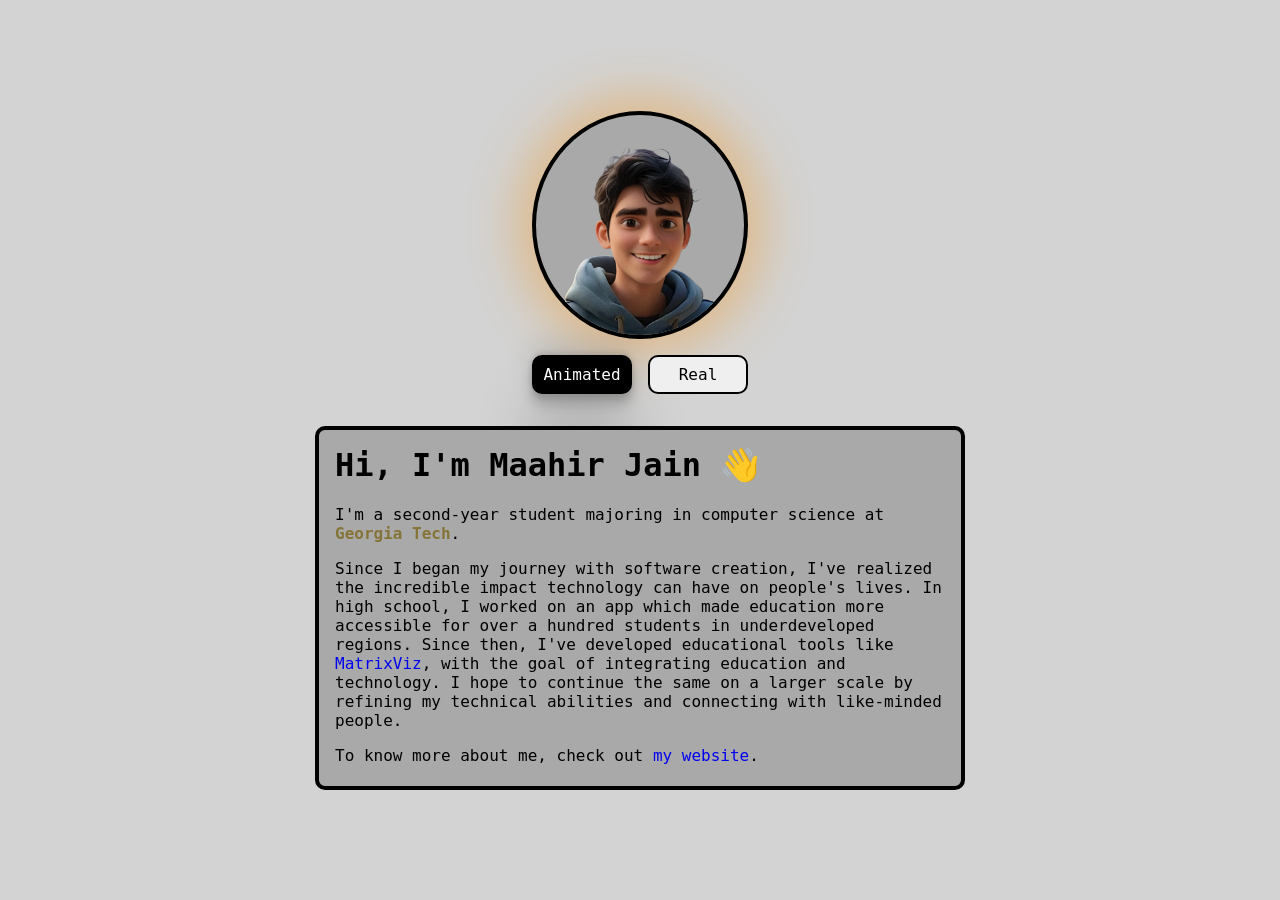
<file: simple-info-card/index.html>
<!DOCTYPE html>
<html lang="en">
<head>
    <meta charset="UTF-8">
    <meta name="viewport" content="width=device-width, initial-scale=1.0">
    <title>Simple Info Card</title>
    <link rel="stylesheet" href="./styles.css">
    <script src="./script.js" defer></script>
</head>
<body>
    <div class="container">
        <div class="img-grid">
            <div class="img-container">
                <img id="animated-face-img" src="./animated_face.png" alt="Animated Face" width="216px">
                <img id="real-face-img" class="hide" src="./real_face.png" alt="Real Face" width="216px">
            </div>

            <button id="animated-face-btn" class="selected" type="button">Animated</button>
            <button id="real-face-btn" type="button">Real</button>
        </div>

        <div class="card">
            <h1>Hi, I'm Maahir Jain <span class="wave">👋</span></h1> 

           <p>I'm a second-year student majoring in computer science at <span class="gt">Georgia Tech</span>.</p>

           <p>Since I began my journey with software creation, I've realized the incredible impact technology can have on people's lives. In high school, I worked on an app which made education more accessible for over a hundred students in underdeveloped regions. Since then, I've developed educational tools like <a href="https://maahirjain.github.io/matrix-viz/" target="_blank" rel="noopener noreferrer">MatrixViz</a>, with the goal of integrating education and technology. I hope to continue the same on a larger scale by refining my technical abilities and connecting with like-minded people.</p>

           <p>To know more about me, check out <a href="https://maahirjain.github.io/" target="_blank" rel="noopener noreferrer">my website</a>.</p>
    </div>
</body>
</html>
</file>
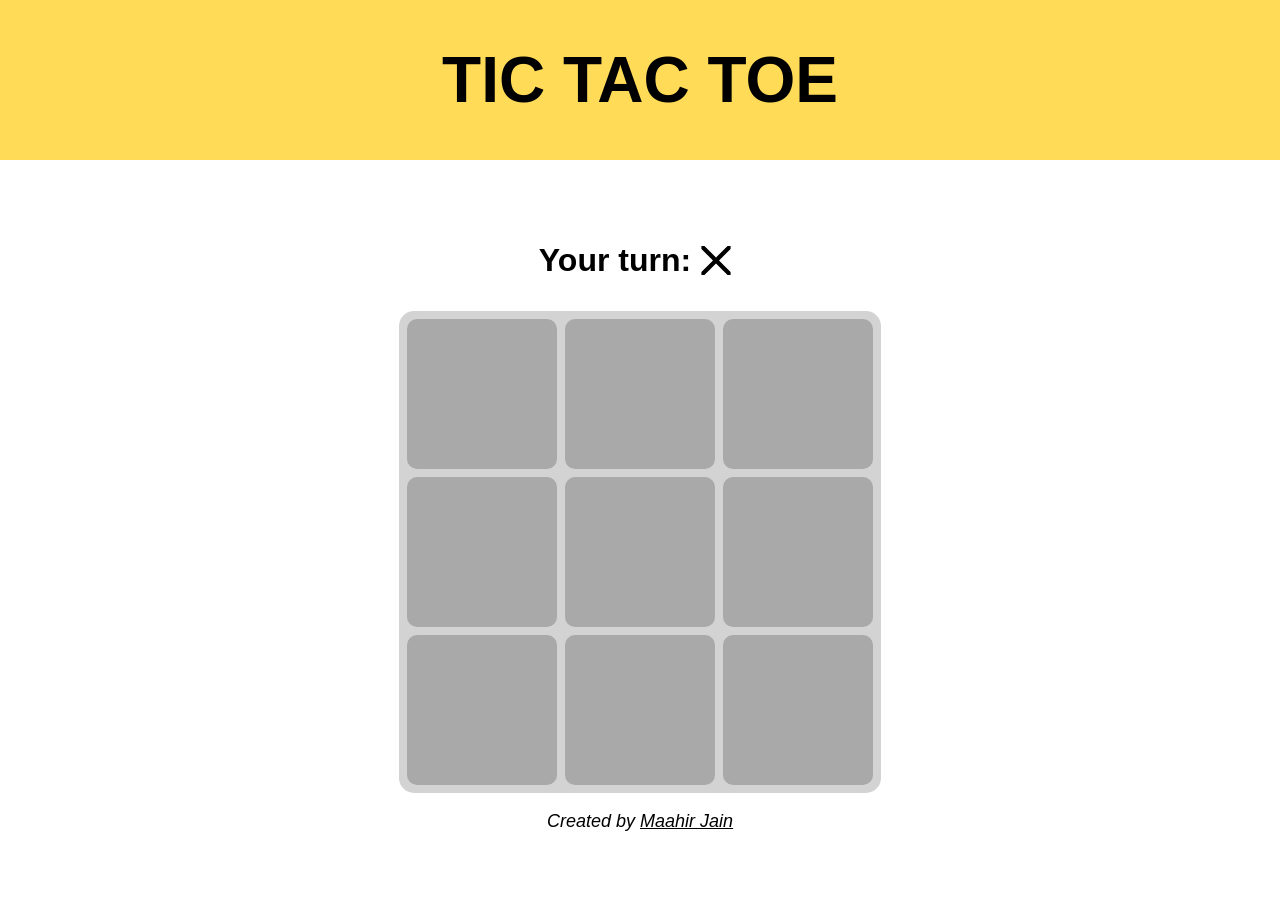
<file: tic-tac-toe/index.html>
<!DOCTYPE html>
<html lang="en">
<head>
    <meta charset="UTF-8">
    <meta name="viewport" content="width=device-width, initial-scale=1.0">
    <title>Tic Tac Toe</title>
    <link rel="stylesheet" href="./styles.css">
    <script src="./script.js" defer></script>

    <!-- Google tag (gtag.js) -->
    <script async src="https://www.googletagmanager.com/gtag/js?id=G-J1RG3W4D31"></script>
    <script>
        window.dataLayer = window.dataLayer || [];
        function gtag(){dataLayer.push(arguments);}
        gtag('js', new Date());

        gtag('config', 'G-J1RG3W4D31');
    </script>
</head>
<body>
    <div class="header">
        <h1>TIC TAC TOE</h1>
    </div>

    <div class="content">
        <div>
            <p>Your turn:</p>
            <img src="./window-close.svg" alt="X icon">
        </div>

        <div class="grid">
            <div data-index="0" class="div-hover"></div>
            <div data-index="1" class="div-hover"></div>
            <div data-index="2" class="div-hover"></div>
            <div data-index="3" class="div-hover"></div>
            <div data-index="4" class="div-hover"></div>
            <div data-index="5" class="div-hover"></div>
            <div data-index="6" class="div-hover"></div>
            <div data-index="7" class="div-hover"></div>
            <div data-index="8" class="div-hover"></div>
        </div>

        <p>Created by <a href="https://maahirjain.github.io/" target="_blank" rel="noopener noreferrer">Maahir Jain</a></p>
    </div>

    <dialog>
        <div>
            <img src="./window-close.svg" alt="X icon">
            <p>wins!</p>
        </div>
        <button id="play-again">Play again</button>
        <button id="back">Back</button>
    </dialog>
</body>
</html>
</file>
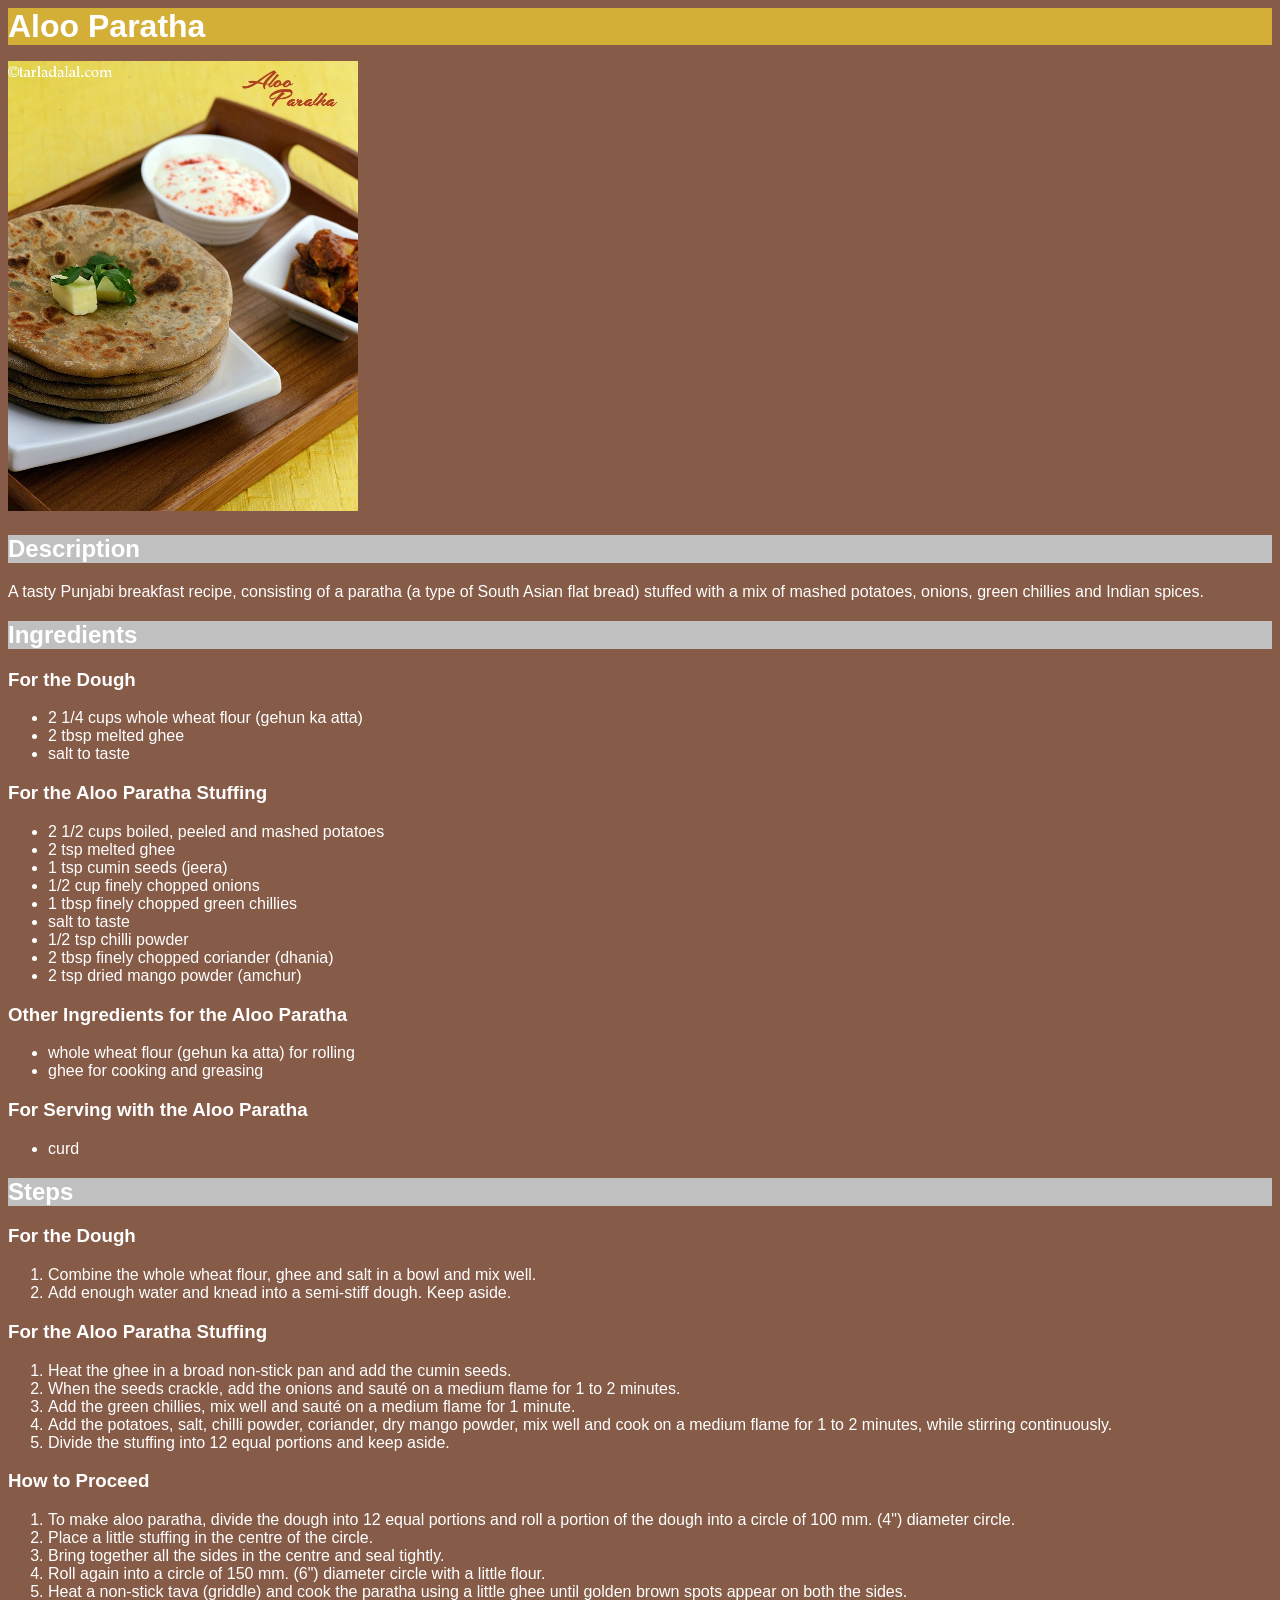
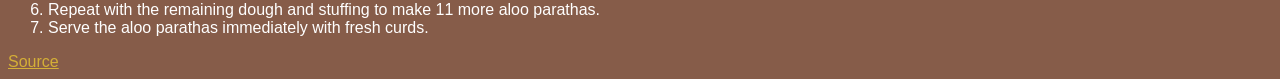
<file: indian-recipes/recipes/aloo_paratha.html>
<!DOCTYPE html>
<html lang="en" class="recipe-page">
    <head>
        <meta charset="UTF-8">
        <meta name="viewport" content="width=device-width, initial-scale=1.0">
        <title>Aloo Paratha Recipe</title>
        <link rel="stylesheet" href="../styles.css">
    </head>

    <body>
        <h1>Aloo Paratha</h1>

        <img src="../images/aloo_paratha.jpg" alt="Aloo Paratha dish" width="350" height="450">

        <h2>Description</h2>
        <p>A tasty Punjabi breakfast recipe, consisting of a paratha (a type of South Asian flat bread) stuffed with a mix of mashed potatoes, onions, green chillies and Indian spices.</p>

        <h2>Ingredients</h2>

        <h3>For the Dough</h3>
        <ul>
            <li>2 1/4 cups whole wheat flour (gehun ka atta)</li>
            <li>2 tbsp melted ghee</li>
            <li>salt to taste</li>
        </ul>

        <h3>For the Aloo Paratha Stuffing</h3>
        <ul>
            <li>2 1/2 cups boiled, peeled and mashed potatoes</li>
            <li>2 tsp melted ghee</li>
            <li>1 tsp cumin seeds (jeera)</li>
            <li>1/2 cup finely chopped onions</li>
            <li>1 tbsp finely chopped green chillies</li>
            <li>salt to taste</li>
            <li>1/2 tsp chilli powder</li>
            <li>2 tbsp finely chopped coriander (dhania)</li>
            <li>2 tsp dried mango powder (amchur)</li>
        </ul>

        <h3>Other Ingredients for the Aloo Paratha</h3>
        <ul>
            <li>whole wheat flour (gehun ka atta) for rolling</li>
            <li>ghee for cooking and greasing</li>
        </ul>

        <h3>For Serving with the Aloo Paratha</h3>
        <ul>
            <li>curd</li>
        </ul>

        <h2>Steps</h2>

        <h3>For the Dough</h3>
        <ol>
            <li>Combine the whole wheat flour, ghee and salt in a bowl and mix well.</li>
            <li>Add enough water and knead into a semi-stiff dough. Keep aside.</li>
        </ol>

        <h3>For the Aloo Paratha Stuffing</h3>
        <ol>
            <li>Heat the ghee in a broad non-stick pan and add the cumin seeds.</li>
            <li>When the seeds crackle, add the onions and sauté on a medium flame for 1 to 2 minutes.</li>
            <li>Add the green chillies, mix well and sauté on a medium flame for 1 minute.</li>
            <li>Add the potatoes, salt, chilli powder, coriander, dry mango powder, mix well and cook on a medium flame for 1 to 2 minutes, while stirring continuously.</li>
            <li>Divide the stuffing into 12 equal portions and keep aside.</li>
        </ol>

        <h3>How to Proceed</h3>
        <ol>
            <li>To make aloo paratha, divide the dough into 12 equal portions and roll a portion of the dough into a circle of 100 mm. (4") diameter circle.</li>
            <li>Place a little stuffing in the centre of the circle.</li>
            <li>Bring together all the sides in the centre and seal tightly.</li>
            <li>Roll again into a circle of 150 mm. (6") diameter circle with a little flour.</li>
            <li>Heat a non-stick tava (griddle) and cook the paratha using a little ghee until golden brown spots appear on both the sides.</li>
            <li>Repeat with the remaining dough and stuffing to make 11 more aloo parathas.</li>
            <li>Serve the aloo parathas immediately with fresh curds.</li>
        </ol>

        <a href="https://m.tarladalal.com/aloo-paratha-how-to-make-aloo-paratha-2172r" target="_blank" rel="noopener noreferrer">Source</a>
    </body>
</html>
</file>
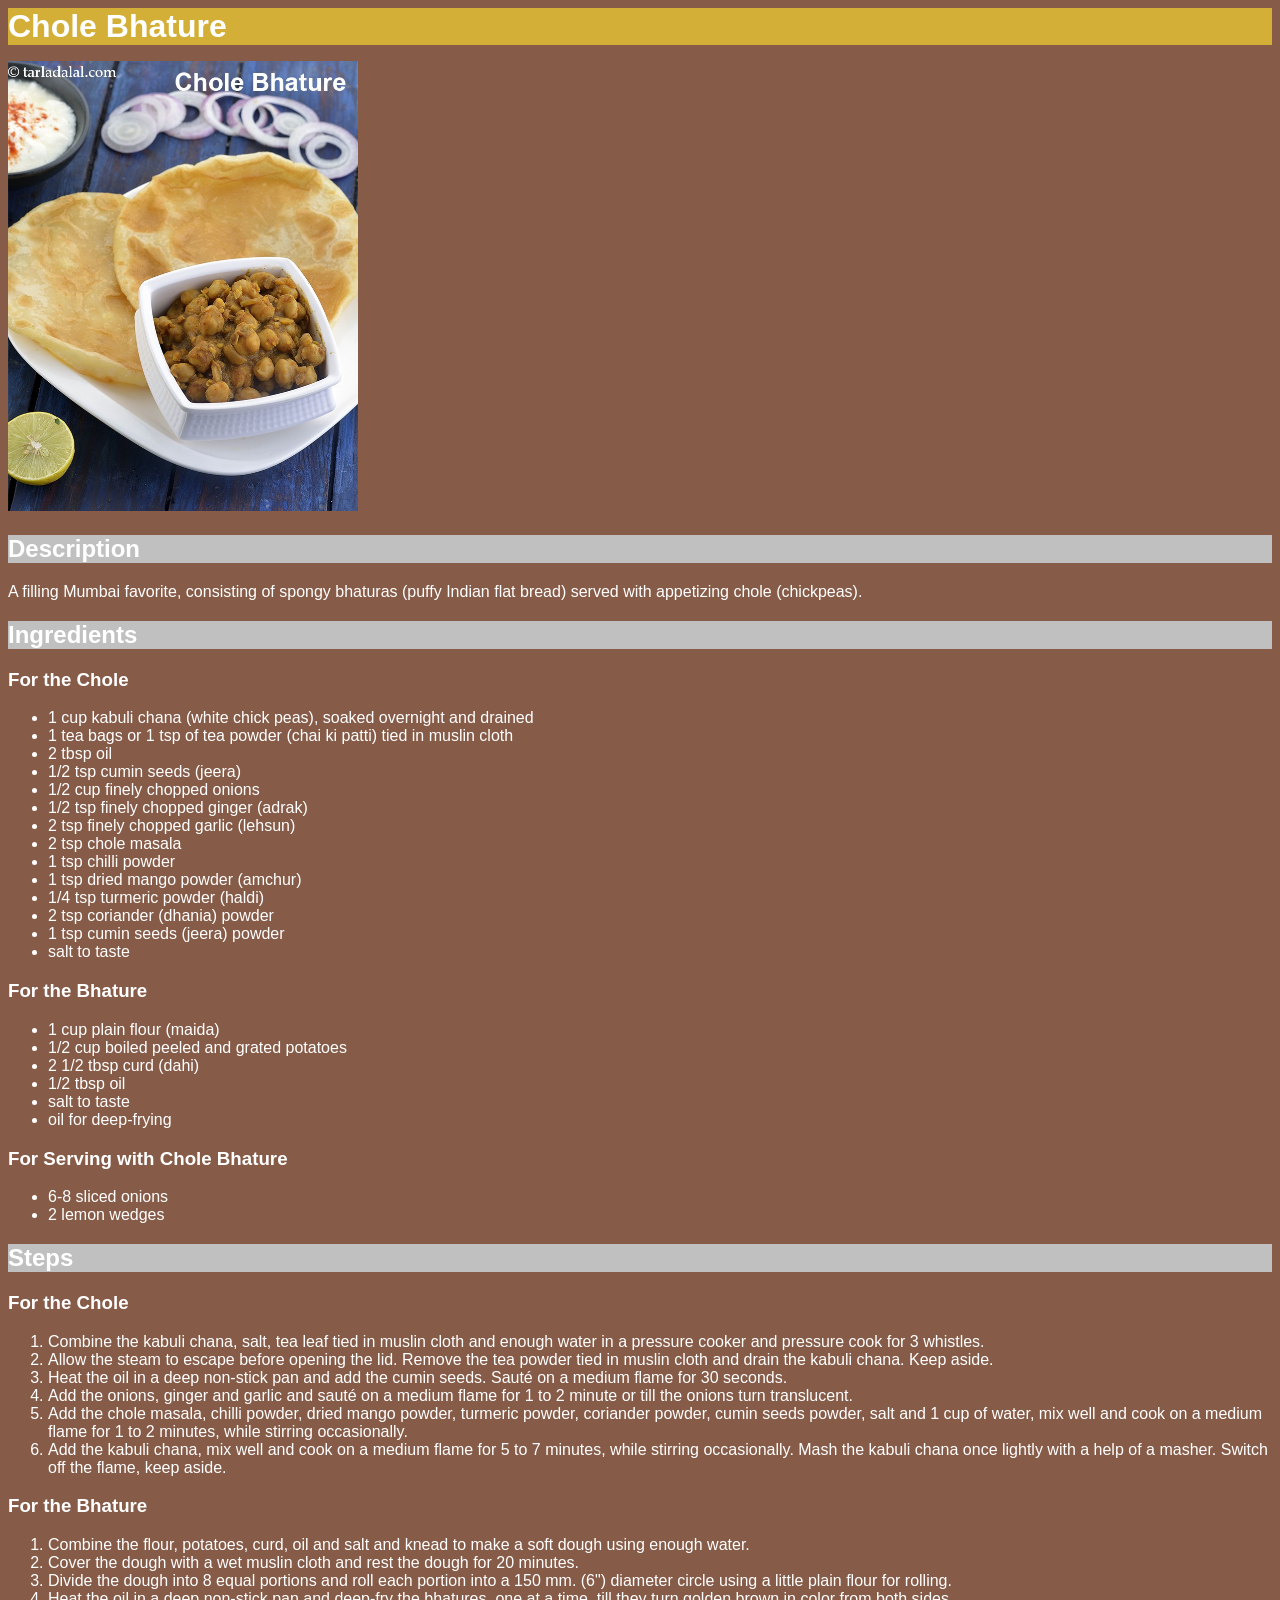
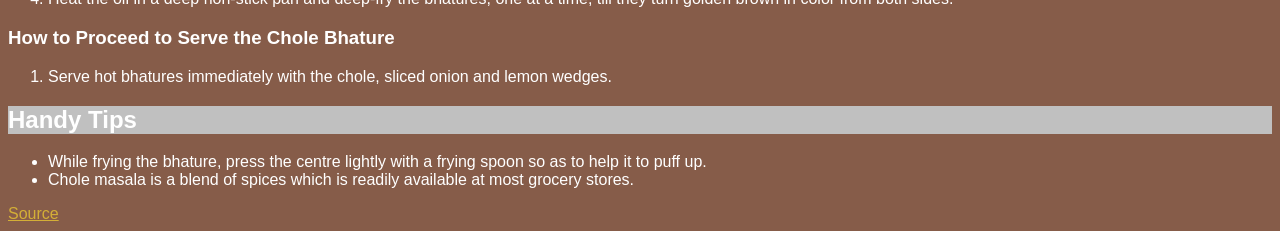
<file: indian-recipes/recipes/chole_bhature.html>
<!DOCTYPE html>
<html lang="en" class="recipe-page">
    <head>
        <meta charset="UTF-8">
        <meta name="viewport" content="width=device-width, initial-scale=1.0">
        <title>Chole Bhature Recipe</title>
        <link rel="stylesheet" href="../styles.css">
    </head>
    
    <body>
        <h1>Chole Bhature</h1>
        <img src="../images/chole_bhature.jpg" alt="Chole Bhature dish" width="350" height="450">

        <h2>Description</h2>
        <p>A filling Mumbai favorite, consisting of spongy bhaturas (puffy Indian flat bread) served with appetizing chole (chickpeas).</p>

        <h2>Ingredients</h2>

        <h3>For the Chole</h3>
        <ul>
            <li>1 cup kabuli chana (white chick peas), soaked overnight and drained</li>
            <li>1 tea bags or 1 tsp of tea powder (chai ki patti) tied in muslin cloth</li>
            <li>2 tbsp oil</li>
            <li>1/2 tsp cumin seeds (jeera)</li>
            <li>1/2 cup finely chopped onions</li>
            <li>1/2 tsp finely chopped ginger (adrak)</li>
            <li>2 tsp finely chopped garlic (lehsun)</li>
            <li>2 tsp chole masala</li>
            <li>1 tsp chilli powder</li>
            <li>1 tsp dried mango powder (amchur)</li>
            <li>1/4 tsp turmeric powder (haldi)</li>
            <li>2 tsp coriander (dhania) powder</li>
            <li>1 tsp cumin seeds (jeera) powder</li>
            <li>salt to taste</li>
        </ul>

        <h3>For the Bhature</h3>
        <ul>
            <li>1 cup plain flour (maida)</li>
            <li>1/2 cup boiled peeled and grated potatoes</li>
            <li>2 1/2 tbsp curd (dahi)</li>
            <li>1/2 tbsp oil</li>
            <li>salt to taste</li>
            <li>oil for deep-frying</li>
        </ul>

        <h3>For Serving with Chole Bhature</h3>
        <ul>
            <li>6-8 sliced onions</li>
            <li>2 lemon wedges</li>
        </ul>

        <h2>Steps</h2>

        <h3>For the Chole</h3>
        <ol>
            <li>Combine the kabuli chana, salt, tea leaf tied in muslin cloth and enough water in a pressure cooker and pressure cook for 3 whistles.</li>
            <li>Allow the steam to escape before opening the lid. Remove the tea powder tied in muslin cloth and drain the kabuli chana. Keep aside.</li>
            <li>Heat the oil in a deep non-stick pan and add the cumin seeds. Sauté on a medium flame for 30 seconds.</li>
            <li>Add the onions, ginger and garlic and sauté on a medium flame for 1 to 2 minute or till the onions turn translucent.</li>
            <li>Add the chole masala, chilli powder, dried mango powder, turmeric powder, coriander powder, cumin seeds powder, salt and 1 cup of water, mix well and cook on a medium flame for 1 to 2 minutes, while stirring occasionally.</li>
            <li>Add the kabuli chana, mix well and cook on a medium flame for 5 to 7 minutes, while stirring occasionally. Mash the kabuli chana once lightly with a help of a masher. Switch off the flame, keep aside.</li>
        </ol>

        <h3>For the Bhature</h3>
        <ol>
            <li>Combine the flour, potatoes, curd, oil and salt and knead to make a soft dough using enough water.</li>
            <li>Cover the dough with a wet muslin cloth and rest the dough for 20 minutes.</li>
            <li>Divide the dough into 8 equal portions and roll each portion into a 150 mm. (6") diameter circle using a little plain flour for rolling.</li>
            <li>Heat the oil in a deep non-stick pan and deep-fry the bhatures, one at a time, till they turn golden brown in color from both sides.</li>
        </ol>

        <h3>How to Proceed to Serve the Chole Bhature</h3>
        <ol>
            <li>Serve hot bhatures immediately with the chole, sliced onion and lemon wedges.</li>
        </ol>

        <h2>Handy Tips</h2>
        <ul>
            <li>While frying the bhature, press the centre lightly with a frying spoon so as to help it to puff up.</li>
            <li>Chole masala is a blend of spices which is readily available at most grocery stores.</li>
        </ul>

        <a href="https://m.tarladalal.com/chole-bhature-2810r" target="_blank" rel="noopener noreferrer">Source</a>
    </body>
</html>
</file>
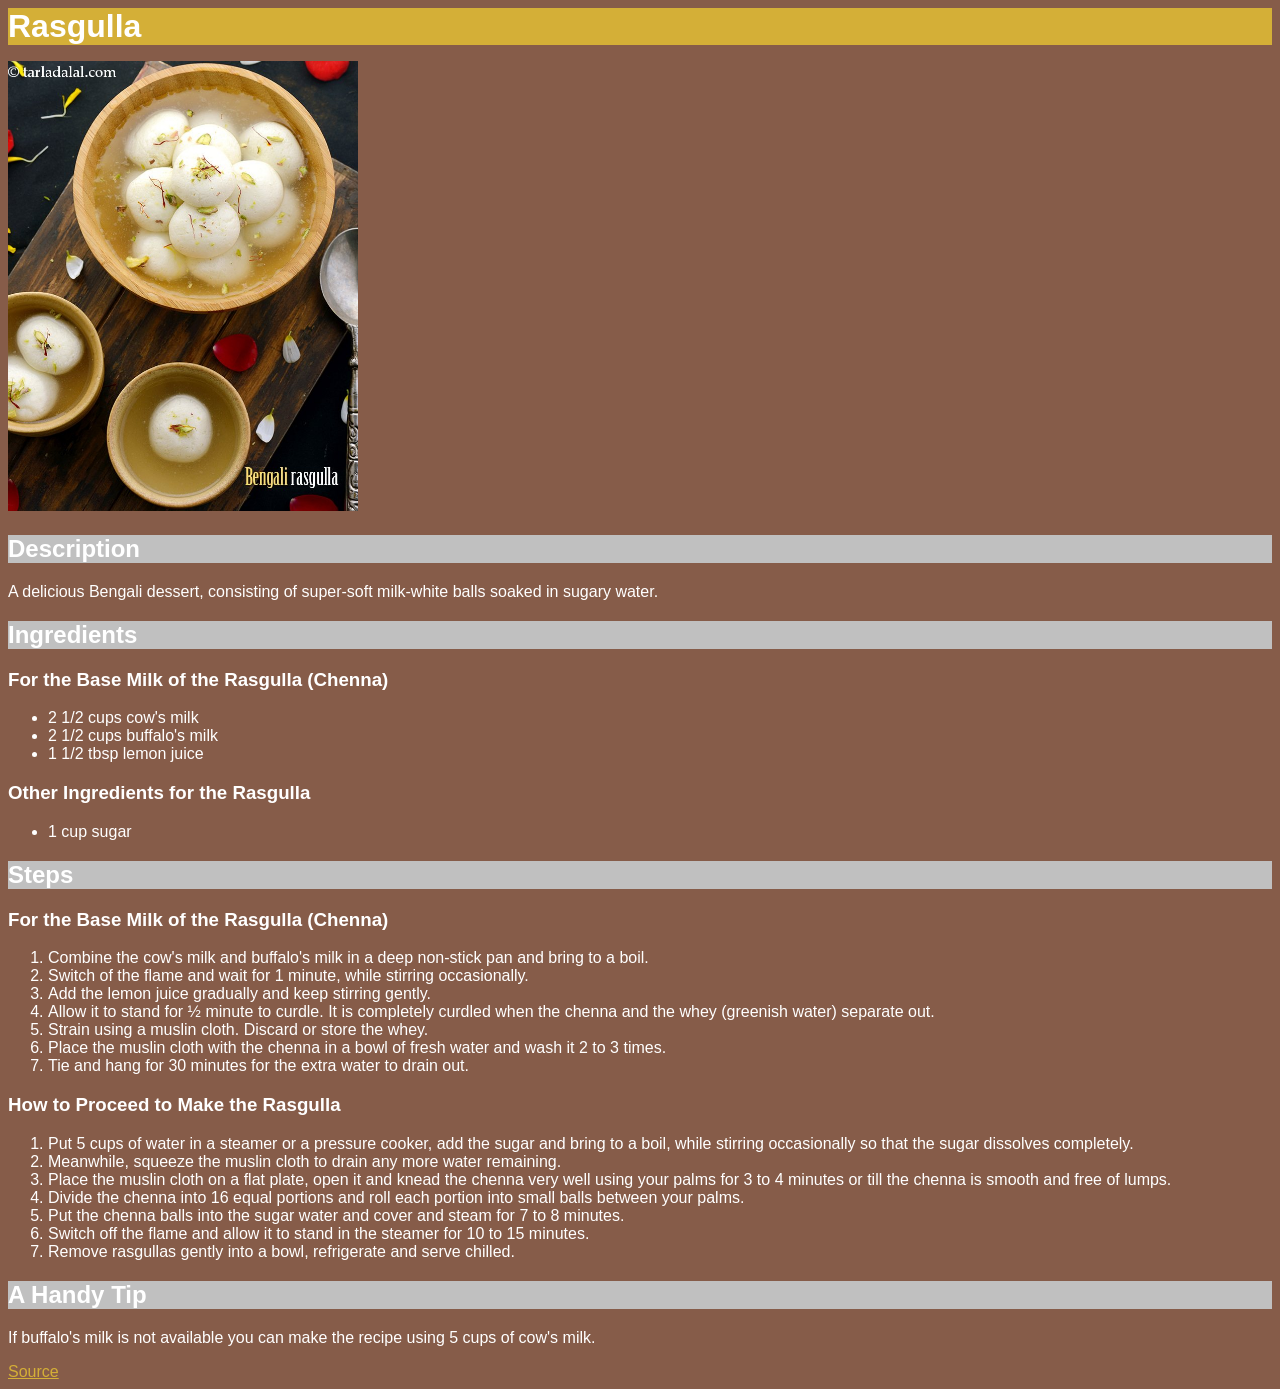
<file: indian-recipes/recipes/rasgulla.html>
<!DOCTYPE html>
<html lang="en" class="recipe-page">
    <head>
        <meta charset="UTF-8">
        <meta name="viewport" content="width=device-width, initial-scale=1.0">
        <title>Rasgulla Recipe</title>
        <link rel="stylesheet" href="../styles.css">
    </head>
    
    <body>
        <h1>Rasgulla</h1>
        <img src="../images/rasgulla.jpg" alt="Rasgulla dish" width="350" height="450">

        <h2>Description</h2>
        <p>A delicious Bengali dessert, consisting of super-soft milk-white balls soaked in sugary water.</p>

        <h2>Ingredients</h2>

        <h3>For the Base Milk of the Rasgulla (Chenna)</h3>
        <ul>
            <li>2 1/2 cups cow's milk</li>
            <li>2 1/2 cups buffalo's milk</li>
            <li>1 1/2 tbsp lemon juice</li>
        </ul>

        <h3>Other Ingredients for the Rasgulla</h3>
        <ul>
            <li>1 cup sugar</li>
        </ul>
        <h2>Steps</h2>

        <h3>For the Base Milk of the Rasgulla (Chenna)</h3>
        <ol>
            <li>Combine the cow's milk and buffalo's milk in a deep non-stick pan and bring to a boil.</li>
            <li>Switch of the flame and wait for 1 minute, while stirring occasionally.</li>
            <li>Add the lemon juice gradually and keep stirring gently.</li>
            <li>Allow it to stand for ½ minute to curdle. It is completely curdled when the chenna and the whey (greenish water) separate out.</li>
            <li>Strain using a muslin cloth. Discard or store the whey.</li>
            <li>Place the muslin cloth with the chenna in a bowl of fresh water and wash it 2 to 3 times.</li>
            <li>Tie and hang for 30 minutes for the extra water to drain out.</li>
        </ol>

        <h3>How to Proceed to Make the Rasgulla</h3>
        <ol>
            <li>Put 5 cups of water in a steamer or a pressure cooker, add the sugar and bring to a boil, while stirring occasionally so that the sugar dissolves completely.</li>
            <li>Meanwhile, squeeze the muslin cloth to drain any more water remaining.</li>
            <li>Place the muslin cloth on a flat plate, open it and knead the chenna very well using your palms for 3 to 4 minutes or till the chenna is smooth and free of lumps.</li>
            <li>Divide the chenna into 16 equal portions and roll each portion into small balls between your palms.</li>
            <li>Put the chenna balls into the sugar water and cover and steam for 7 to 8 minutes.</li>
            <li>Switch off the flame and allow it to stand in the steamer for 10 to 15 minutes.</li>
            <li>Remove rasgullas gently into a bowl, refrigerate and serve chilled.</li>
        </ol>

        <h2>A Handy Tip</h2>
        <p>If buffalo's milk is not available you can make the recipe using 5 cups of cow's milk.</p>

        <a href="https://m.tarladalal.com/rasgulla-mithai-bengali-style-rasgulla-2005r" target="_blank" rel="noopener noreferrer">Source</a>
    </body>
</html>
</file>
<file: admin-dashboard-template/styles.css>
* {
    font-family: "Roboto", sans-serif;
}

body {
    display: grid;
    grid-template-columns: 1fr 5fr;
    grid-template-rows: 1fr 5fr;
    background-color: lightgray;
    height: 100vh;
    margin: 0;
}

.sidebar {
    display: flex;
    flex-direction: column;
    gap: 1rem;
    grid-row: 1 / 3;
    background-color: #4B9CD3;
    color: white;
    padding: 1.5rem;
}

.sidebar > div {
    display: flex;
    gap: 0.75rem;
    align-items: center;
}

.sidebar > div:first-child {
    margin-left: -0.75rem; 
    margin-bottom: 2rem;
}

.sidebar > div:first-child > svg {
    width: 30px;
}

.sidebar p {
    font-weight: bold;
}

svg {
    width: 20px;
}

.footer {
    display: flex;
    justify-content: center;
    color: white;
    font-size: medium;
    text-align: center;
    margin-top: auto;
}

.header {
    display: grid;
    grid-template-columns: 1.5fr 1fr;
    grid-template-rows: 1fr 1.5fr;
    row-gap: 1rem;
    background-color: white;
    box-shadow: 3px 3px 5px darkgrey;
    padding: 1.5rem 2rem;
}

.header > div {
    display: flex;
    gap: 1rem;
    align-items: center;
}

img {
    width: 20px;
    margin: 0;
}

input {
    flex-grow: 1;
    background-color: lightgray;
    height: 30px;
    font-size: 1rem;
    padding-left: 1rem;
    padding-right: 1rem;
    margin-left: auto;
    border: 2px solid lightgray;
    border-radius: 20px;
}

.right-align {
    margin-left: auto;
}

button {
    width: 100px;
    height: 40px;
    background-color: #4B9CD3;
    color: white;
    font-size: medium;
    font-weight: bold;
    border: 2px solid #4B9CD3;
    border-radius: 20px;
}

.content {
    display: grid;
    grid-template-columns: 3fr 1fr;
    column-gap: 2rem;
    padding: 2rem 1.5rem;
}

.projects {
    display: flex;
    flex-direction: column;
    gap: 0.5rem;
    grid-row: 1 / 3;
}

p, h2, h3, h4 {
    margin: 0;
}

.projects > div {
    display: grid;
    grid-template-columns: repeat(auto-fit, minmax(300px, 1fr));
    gap: 2rem;
    flex-grow: 1;
}

.projects > div > div {
    flex-grow: 1;
    background-color: white;
    overflow: hidden;
    min-height: 150px;
    box-shadow: 3px 3px 5px darkgrey;
    border-radius: 10px;
}

.border {
    display: flex;
    flex-direction: column;
    justify-content: space-between;
    height: 100%;
    box-sizing: border-box;
    padding: 1.5rem 1rem;
    border-left: 8px solid goldenrod;
}

.border p, .announcements > div p {
    color: #636363;
}

.border > div:last-child {
    display: flex;
    align-self: flex-end;
    gap: 1rem;
    bottom: 1.5rem;
    right: 1rem;
}

.announcements {
    display: flex;
    flex-direction: column;
    gap: 0.5rem;
}

.announcements > div {
    display: flex;
    flex-direction: column;
    justify-content: center;
    align-items: center;
    gap: 1rem;
    flex-grow: 1;
    background-color: white;
    box-shadow: 3px 3px 5px darkgrey;
    padding: 1rem;
    border-radius: 10px;
}

.announcements > div > div {
    font-size: small;
}

hr {
    margin-top: 1rem;
}

.trending {
    display: flex;
    flex-direction: column;
    gap: 0.5rem;
    padding-top: 2rem;
}

.trending > div {
    display: flex;
    flex-direction: column;
    gap: 1rem;
    flex-grow: 1;
    background-color: white;
    box-shadow: 3px 3px 5px darkgrey;
    padding: 1rem;
    border-radius: 10px;
}

.trending > div > div {
    position: relative;
    display: flex;
    gap: 1rem;
    font-size: small;
}

.trending > div > div p:last-child {
    color: gray;
}

.trending > div > div svg:first-child {
    width: 30px;
}

img[src="./icons/eye-outline.svg"] {
    position: absolute;
    right: 2rem;
}

.trending > div > div svg:last-child {
    position: absolute;
    right: 0;
}

a {
    color: white;
}

@media only screen and (max-width: 1315px) {
    img[src="./icons/eye-outline.svg"], .trending > div > div svg:last-child {
      display: none;
    }
}

@media only screen and (max-width: 1120px) {
    .announcements > div {
      justify-content: start;
    }
}

@media only screen and (max-width: 820px) {
    .header {
        grid-template-columns: 1fr;
        grid-template-rows: 1fr 0fr 1.5fr 1fr;
    }

    .notify-menu > img, .notify-menu > strong {
        display: none;
    }

    .right-align {
        margin-left: 0;
    }

    input {
        margin-right: auto;
        margin-left: 0;
        width: 50%;
        flex-grow: 0;
    }

    button {
        width: 30%;
        flex-grow: 0;
    }

    h2 {
        font-size: medium;
    }

    .content {
        grid-template-columns: 1fr;
    }

    .announcements {
        margin-top: 2rem;
    }
}
</file>
<file: calculator/styles.css>
* {
    border-radius: 10px;
    font-family: "Comfortaa", sans-serif;
}

body {
    display: flex;
    flex-direction: column;
    justify-content: center;
    align-items: center;
    text-align: center;
    background-color: #eeeeee;
    height: 100vh;
    margin: 0;
}

.calculator {
    display: flex;
    flex-direction: column;
    justify-content: center;
    background-color: #373A40;
    width: 350px;
    min-height: 450px;
    border-radius: 30px;
}

.display {
    display: flex;
    flex-direction: column;
    justify-content: center;
    align-items: center;
    gap: 10px;
    background-color: #686D76;
    width: 300px;
    min-height: 100px;
    margin: 25px;
    padding-top: 15px;
    padding-bottom: 15px;
}

.input {
    display: flex;
    justify-content: right;
    align-items: center;
    background-color: darkorange;
    color: white;
    font-size: 24px;
    word-break: break-all;
    width: 250px;
    min-height: 25px;
    padding: 10px;
    transition: margin 100ms;
}

.raised-box {
    -webkit-box-shadow: 0 0 10px rgb(0,0,0);
    -moz-box-shadow: 0 0 10px rgb(0,0,0);
}

.result {
    display: flex;
    justify-content: right;
    align-items: center;
    color: white;
    font-size: 24px;
    word-break: break-all;
    width: 250px;
    height: 50px;
    outline: 2px solid white;
    padding: 10px;
}

.result:hover {
    box-shadow: 5px 5px 5px #C2B280;
}

.buttons {
    display: flex;
    flex-direction: column;
    justify-content: space-between;
    margin-top: 0;
    margin-bottom: 25px;
    margin-left: 25px;
    margin-right: 25px;
    width: 300px;
    height: 224px;
}

.button-rows {
    display: flex;
    justify-content: space-between;
    height: 50px;
}

button {
    background-color: white;
    font-size: 16px;
    width: 50px;
    border-radius: 15px;
}

button:hover {
    box-shadow: 2px 2px 2px #C2B280;
}

.operators {
    background-color: darkgray;
}

.orange-bg {
    background-color: orange;
}

.equals {
    background-color: black;
    color: white;
    font-size: 24px;
    box-sizing: border-box;
    border: 1px solid white;
}

.equals:hover {
    background-color: #C2B280;
    color: black;
    border-color: black;
}

p {
    font-size: 24px;
}

a {
    color: black;
}
</file>
<file: etch-a-sketch/styles.css>
body {
    display: flex;
    justify-content: space-between;
    color: white;
    font-family: "Syne Mono", monospace, Arial, Helvetica, sans-serif;
    width: 100vw;
    height: 100vh;
    margin: 0;
}

.header, .footer {
    display: flex;
    justify-content: center;
    align-items: center;
    text-align: center;
    font-size: 2.35vw;
    width: 14.5vw;
    padding: 3vw;
}

.header {
    background-color: #3b3b3b;
}

.footer {
    flex-direction: column;
    background-color: gray;
}

.sketch-area {
    display: flex;
    flex-direction: column;
    justify-content: center;
    align-items: center;
    gap: 32px;
}

.options {
    display: flex;
    flex-direction: column;
    flex-wrap: wrap;
    gap: 16px;
    text-align: center;
}

.horizontal-options {
    display: flex;
    flex-wrap: wrap;
    justify-content: center;
    gap: 16px;
    text-align: center;
}

.grid-size {
    display: flex;
    flex-direction: column;
    text-align: center;
    background-color: #3b3b3b;
    padding: 8px;
    border-radius: 8px;
}

.dimensions {
    font-size: 18px;
    margin: 0;
    margin-bottom: 8px;
}

input {
    accent-color: gray;
}

label {
    color: black;
}

#color-picker {
    height: 22px;
}

button {
    background-color: gray;
    color: white;
    font-family: "Syne Mono", monospace, Arial, Helvetica, sans-serif;
    font-size: 18px;
    padding: 8px;
    border-radius: 8px;
}

.grid {
    display: flex;
}

a {
    display: block;
    color: white;
}
</file>
<file: indian-recipes/styles.css>
* {
    font-family: "Verdana", sans-serif;
    background-color: #865c49; 
    color: white;
}

img {
    width: 350;
    height: 450;
}

em, strong {
    background-color: #046a38;
    font-size: 25px;
}

.index-page {
    border: 5px solid black;
    margin: auto;
}

.saffron-box {
    background-color: #ff671f;
    height: 33vh;
    line-height: 33vh;
    text-align: center;
}

.white-box {
    background-color: white;
    height: 33vh;
    line-height: 33vh;
    text-align: center;
}

.green-box {
    background-color: #046a38;
    height: 33vh;
    line-height: 33vh;
    text-align: center;
}

.index-page h1 {
    margin: 0;
    background-color: #ff671f;
    font-size: 40px;
}

.index-page a {
    display: inline-block;
    color: #06038d;
    background-color: white;
    width: 30vw;
    line-height: 30vh;
    font-size: 2.2vw;
    font-weight: bold;
}

.recipe-page h1 {
    background-color: #d4af37;
    margin-top: 8px;
    margin-bottom: 16px;
}

.recipe-page h2 {
    background-color: silver;
}

.recipe-page a {
    color: #d4af37;
}

button {
    background-color: #046a38;
    color: white;
    font-size: 25px;
    font-style: italic;
    border: none;
    padding: 0;
    text-decoration: underline;
}
</file>
<file: landing-page-template/styles.css>
@import url(http://fonts.googleapis.com/css?family=Roboto:400,100,100italic,300,300italic,400italic,500,500italic,700,700italic,900italic,900);

* {
    font-family: "Roboto", Arial, Helvetica, sans-serif;
}

body {
    background-color: #1F2937;
    height: 100vh;
    margin: 0;
}

.hero {
    display: flex;
    flex-direction: column;
    align-items: space-between;
    background-color: #1F2937;
    gap: 8.33vh;
    padding: 1.85vw 14.78vw 12.5vh;
}

.header {
    display: flex;
    justify-content: space-between;
}

.header-logo {
    color: #F9FAF8;
    font-size: 24px;
    font-weight: bold;
}

ul {
    display: flex;
    flex-wrap: wrap;
    list-style: none;
    margin: 0;
}

li {
    margin-left: 16px;
    margin-bottom: 4px;
}

a {
    color: #E5E7EB;
    font-weight: 300;
    text-decoration: none;
}

.below-header {
    display: flex;
    flex-wrap: wrap;
    gap: 50px;
}

.hero-text {
    display: flex;
    flex-wrap: wrap;
    width: 30vw;
}

.hero-main-text {
    color: #F9FAF8;
    font-size: 48px;
    font-weight: 800;
    margin: 0;
}

.hero-secondary-text {
    color: #E5E7EB;
    font-size: 18px;
    font-weight: 300;
    margin: 0;
}

button {
    background-color: #3882F6;
    color: white;
    font-weight: bold;
    padding: 4px 24px;
    border: #3882F6;
    border-radius: 5px;
    margin-top: 8px;
}

.hero-image {
    display: flex;
    background-color: #6C757D;
    color: white;
    justify-content: center;
    align-items: center;
    text-align: center;
    height: 15vw;
    width: 37vw;
    min-height: 100px;
    min-width: 247px;
}

.info-section {
    background-color: white;
    padding-top: 32px;
    padding-bottom: 84px;
}

.info-section-header {
    color: #1F2937;
    text-align: center;
    font-size: 36px;
    font-weight: 800;
}

.info-section-images {
    display: flex;
    justify-content: center;
    text-align: center;
    flex-wrap: wrap;
    gap: 48px;
    padding-left: 20vw;
    padding-right: 20vw;
}

.info-section-image-pair {
    display: flex;
    justify-content: center;
    flex-wrap: wrap;
    gap: 48px;
}

.info-section-image {
    max-width: 12vw;
    min-width: 150px;
}

.blue-frame {
    height: 11.55vw;
    width: 11.55vw;
    min-height: 150px;
    min-width: 150px;
    border: 3px solid #3882F6;
    border-radius: 10px;
}

.image-subtext {
    font-weight: 300;
}

.quote-section {
    display: flex;
    flex-direction: column;
    justify-content: center;
    align-items: center;
    background-color: #E5E7EB;
    padding: 11.6vh 24vw;
}

.quote-text {
    display: block;
    color: #1F2937;
    font-size: 36px;
    font-weight: 300;
    font-style: italic;
    margin: 0;
}

.quote-author {
    font-size: 20px;
    font-weight: bold;
    margin: 0;
    margin-left: auto;
    margin-right: 32px;
    margin-top: 8px;
}

.call-to-action-section {
    background-color: white;
    padding: 8.33vh 14.8vw;
}

.call-to-action-box {
    display: flex;
    flex-wrap: wrap;
    justify-content: space-between;
    align-items: center;
    background-color: #3882F6;
    color: white;
    padding: 32px 15vw;
    border-radius: 5px;
}

.call-to-action-text {
    margin-right: 32px;
}

.call-to-action-header {
    font-size: 20px;
    font-weight: bold;
    margin: 0;
}

.call-to-action-sign-up {
    display: flex;
    font-weight: 300;
    margin: 0;
}

.call-to-action-button {
    border: 2px solid white;
}

.footer {
    background-color: #1F2937;
    color: white;
    text-align: center;
    font-weight: 300;
    padding-top: 12px;
    padding-bottom: 12px;
}

.footer a {
    color: white;
    text-decoration: underline;
}
</file>
<file: library/styles.css>
html {
    width: 100vw;
}

body {
    display: flex;
    color: black;
    font-family: "Roboto", Arial, Helvetica, sans-serif;
    height: 100vh;
    margin: 0;
}

body > div:first-child {
    display: flex;
    flex-direction: column;
    justify-content: center;
    align-items: center;
    gap: 1rem;
    flex-grow: 1;
    background-color: #097969;
    position: relative;
    border-right: 15px solid black;
    padding: 0 1rem;
}

h1 {
    font-size: 4rem;
    margin: 0;
}

.addBtn {
    background-color: #AFE1AF;
    color: black;
    font-size: x-large;
    font-weight: bolder;
    width: 55%;
    height: 100%;
    border-radius: 20px;
    border: 2px solid black;
}

body > div:first-child > div {
    display: flex;
    flex-direction: column;
    align-items: center;
    position: relative;
    width: 100%;
    height: 8%;
}

dialog {
    font-size: larger;
    width: 200px;
    height: min-content;
    position: absolute;
    top: calc(100% + 1rem);
    border-radius: 10px;
    z-index: 5;
}

form {
    display: flex;
    flex-direction: column;
    gap: 1rem;
}

input {
    font-size: large;
}

.addFormBtn, .cancelFormBtn {
    background-color: black;
    color: white;
    border-radius: 5px;
}

h3 {
    color: white;
    font-size: 1rem;
    position: absolute;
    bottom: 1rem;
    margin: 0;
}

a {
    color: white;
}

body > div:last-child {
    display: flex;
    justify-content: center;
    align-items: start;
    flex-grow: 3;
    overflow: auto;
    padding: 2rem;
}

table {
    width: 90%;
}

th:not(.ignore), td {
    color: black;
    text-align: center;
    padding: 1rem;
    border: 2px solid black;
}

th:not(.ignore) {
    background-color: grey;
    color: white;
    font-size: larger;
}

tr > td:first-child {
    background-color: lightgrey;
}

img {
    width: 2.5rem;
}

@media only screen and (max-width: 890px) {
    body {
        flex-direction: column;
    }

    body > div:first-child {
        border: none;
    }

    .addBtn {
        width: 40%;
        height: 300%;
        margin-bottom: 5rem;
    }

    th:not(.ignore), td {
        padding: 0;
    }

    table {
        font-size: small;
    }
}
</file>
<file: rock-paper-scissors/styles.css>
body {
    background-color: #F6EEC9;
    color: white;
    height: 100vh;
    display: flex;
    flex-direction: column;
    margin: 0;
}

.header {
    background-color: #799351;
    margin: 0;
    height: 125px;
    display: flex;
    justify-content: center;
    align-items: center;
    text-align: center;
    font-family: "Rowdies", sans-serif;
    font-size: 32px;
}

a {
    color: white;
    text-decoration: none;
}

.game-area {
    display: flex;
    justify-content: center;
    gap: 48px;
    padding: 48px;
}

.human-box, .computer-box {
    display: flex;
    flex-direction: column;
}

.human-score-box, .computer-score-box {
    display: flex;
}

.human-score, .computer-score {
    display: flex;
    flex-direction: column;
    align-items: center;
    background-color: #3b3b3b;
    width: 32px; 
    height: 525px;
    border-radius: 5px;
}

.human-score-tiles, .computer-score-tiles {
    margin-top: auto;
}

.score-tile {
    background-color: yellow;
    width: 25px;
    height: 25px;
    border-radius: 5px;
    margin-bottom: 4px;
}

.half-score-tile {
    background-color: yellow;
    width: 25px;
    height: 12.5px;
    border-radius: 2.5px;
    margin-bottom: 4px;
}

.human-choices, .computer-choices {
    display: flex;
    flex-direction: column;
}

p {
    background-color: #636363;
    margin: 0;
    text-align: center;
    display: flex;
    justify-content: center;
    align-items: center;
    width: 175px;
    font-family: "Rowdies", sans-serif;
    font-size: 16px;
    border-radius: 5px 5px 0px 0px; 
}

.human-box p {
    margin-left: auto;
}

button {
    background-color: white;
    background-position: center;
    background-repeat: no-repeat;
    background-size: contain;
    width: 175px;
    height: 175px;
    border: 2px solid black;
    border-radius: 5px;
}

.rock {
    background-image: url("./images/rock.png");
    border-radius: 0px 0px 5px 5px;
}

.paper {
    background-image: url("./images/paper.png");
}

.scissors {
    background-image: url("./images/scissors.png");
}


.footer {
    color: #5C4033;
    text-align: center;
    font-family: "Nothing You Could Do", Georgia, 'Times New Roman', Times, serif;
    font-size: 25px;
    font-weight: bold;
}

.footer a {
    color: #5C4033;
    text-decoration: underline;
}
</file>
<file: simple-info-card/styles.css>
body {
    display: flex;
    justify-content: center;
    align-items: center;
    background-color: lightgray;
    font-family: monospace, sans-serif;
    height: 100vh;
    margin: 0;
}

.container {
    display: flex;
    flex-direction: column;
    align-items: center;
    gap: 32px;
}

.img-grid {
    display: grid;
    grid-template-columns: repeat(2, 100px);
    gap: 16px;
}

.img-container {
    background-color: darkgray;
    grid-column: 1 / -1;
    object-fit: cover;
    overflow: hidden;
    border: 4px solid black;
    border-radius: 50%;
    box-shadow: 0 0 50px 15px burlywood;
}

img {
    width: 216px;
    transform: scale(1.5);
}

.hide {
    display: none;
}

#real-face-img {
  transform: translateX(-8px) scale(1.5);
}

button {
    font-family: monospace, sans-serif;
    font-size: 1rem;
    padding: 8px;
    border: 2px solid black;
    border-radius: 10px;
}

button:hover {
    border: 2px solid white;
}

.selected {
    background-color: black;
    color: white;
    box-shadow: rgba(0, 0, 0, 0.25) 0px 54px 55px, rgba(0, 0, 0, 0.12) 0px -12px 30px, rgba(0, 0, 0, 0.12) 0px 4px 6px, rgba(0, 0, 0, 0.17) 0px 12px 13px, rgba(0, 0, 0, 0.09) 0px -3px 5px;
}

.card {
    display: block;
    background-color: darkgray;
    width: min(75%, 650px);
    height: 364px;
    box-sizing: border-box;
    padding: 16px;
    border: 4px solid black;
    border-radius: 10px;
    overflow: auto;
}

h1 {
    margin-top: 0;
}

.wave {
    animation: wave 2.1s 0.6s infinite;
    transform-origin: 75% 75%;
    display: inline-block;
}

p {
  margin-bottom: 0;
}

.gt {
  color: rgb(133, 116, 55);
  font-weight: bold;
}

a {
  text-decoration: none;
}

a:hover {
  text-decoration: underline;
}

@keyframes wave {
    0% {
      transform: rotate(0deg);
    }
    10% {
      transform: rotate(16deg);
    }
    20% {
      transform: rotate(-6deg);
    }
    30% {
      transform: rotate(16deg);
    }
    40% {
      transform: rotate(-4deg);
    }
    50% {
      transform: rotate(16deg);
    }
    60% {
      transform: rotate(0deg);
    }
    100% {
      transform: rotate(0deg);
    }
}

@media (max-height: 720px) {
  body {
    align-items: start;
    padding: 20px;
  }
}
</file>
<file: tic-tac-toe/styles.css>
* {
    font-family: Avenir, Montserrat, Corbel, "URW Gothic", source-sans-pro, sans-serif;
}

body {
    display: flex;
    flex-direction: column;
    height: 100vh;
    margin: 0;
}

.header {
    background-color: #FFDB58;
    font-size: xx-large;
    text-align: center;
}

.content {
    display: flex;
    justify-content: center;
    align-items: center;
    flex-direction: column;
    flex-grow: 1;
    text-align: center;
}

.content > div:first-child, dialog div {
    display: flex;
}

.content p:first-child, dialog p {
    font-size: xx-large;
    font-weight: bold;
}

p + img, dialog img {
    width: 50px;
}

dialog img {
    margin-right: 8px;
}

.grid {
    display: grid;
    grid-template-rows: repeat(3, clamp(100px, 16vw, 150px));
    grid-template-columns: repeat(3, clamp(100px, 16vw, 150px));
    gap: 8px;
    background-color: lightgray;
    width: min-content;
    padding: 8px;
    border-radius: 15px;
}

.grid img[src$="circle-outline.svg"] {
    width: 85%;
}

.content p:last-child {
    font-size: large;
    font-style: italic;
}

.grid div {
    display: flex;
    justify-content: center;
    align-items: center;
    background-color: darkgray;
    border-radius: 10px;
}

dialog {
    visibility: hidden;
    display: flex;
    flex-direction: column;
    gap: 16px;
    width: min-content;
    border: none;
    border-radius: 10px;
}

dialog::backdrop {
    background-color: rgba(0, 0, 0, 0.75);
}

dialog p {
    white-space: nowrap;
    margin: 0;
}

button {
    font-size: large;
    border: none;
    border-radius: 5px;
    box-shadow: 2px 2px 5px black;
}

button:hover, .div-hover:hover {
    background-color: #636363;
    color: white;
}

.red-bg.red-bg {
    background-color: red;
}

.green-bg.green-bg {
    background-color: green;
}

a {
    color: black;
}
</file>
